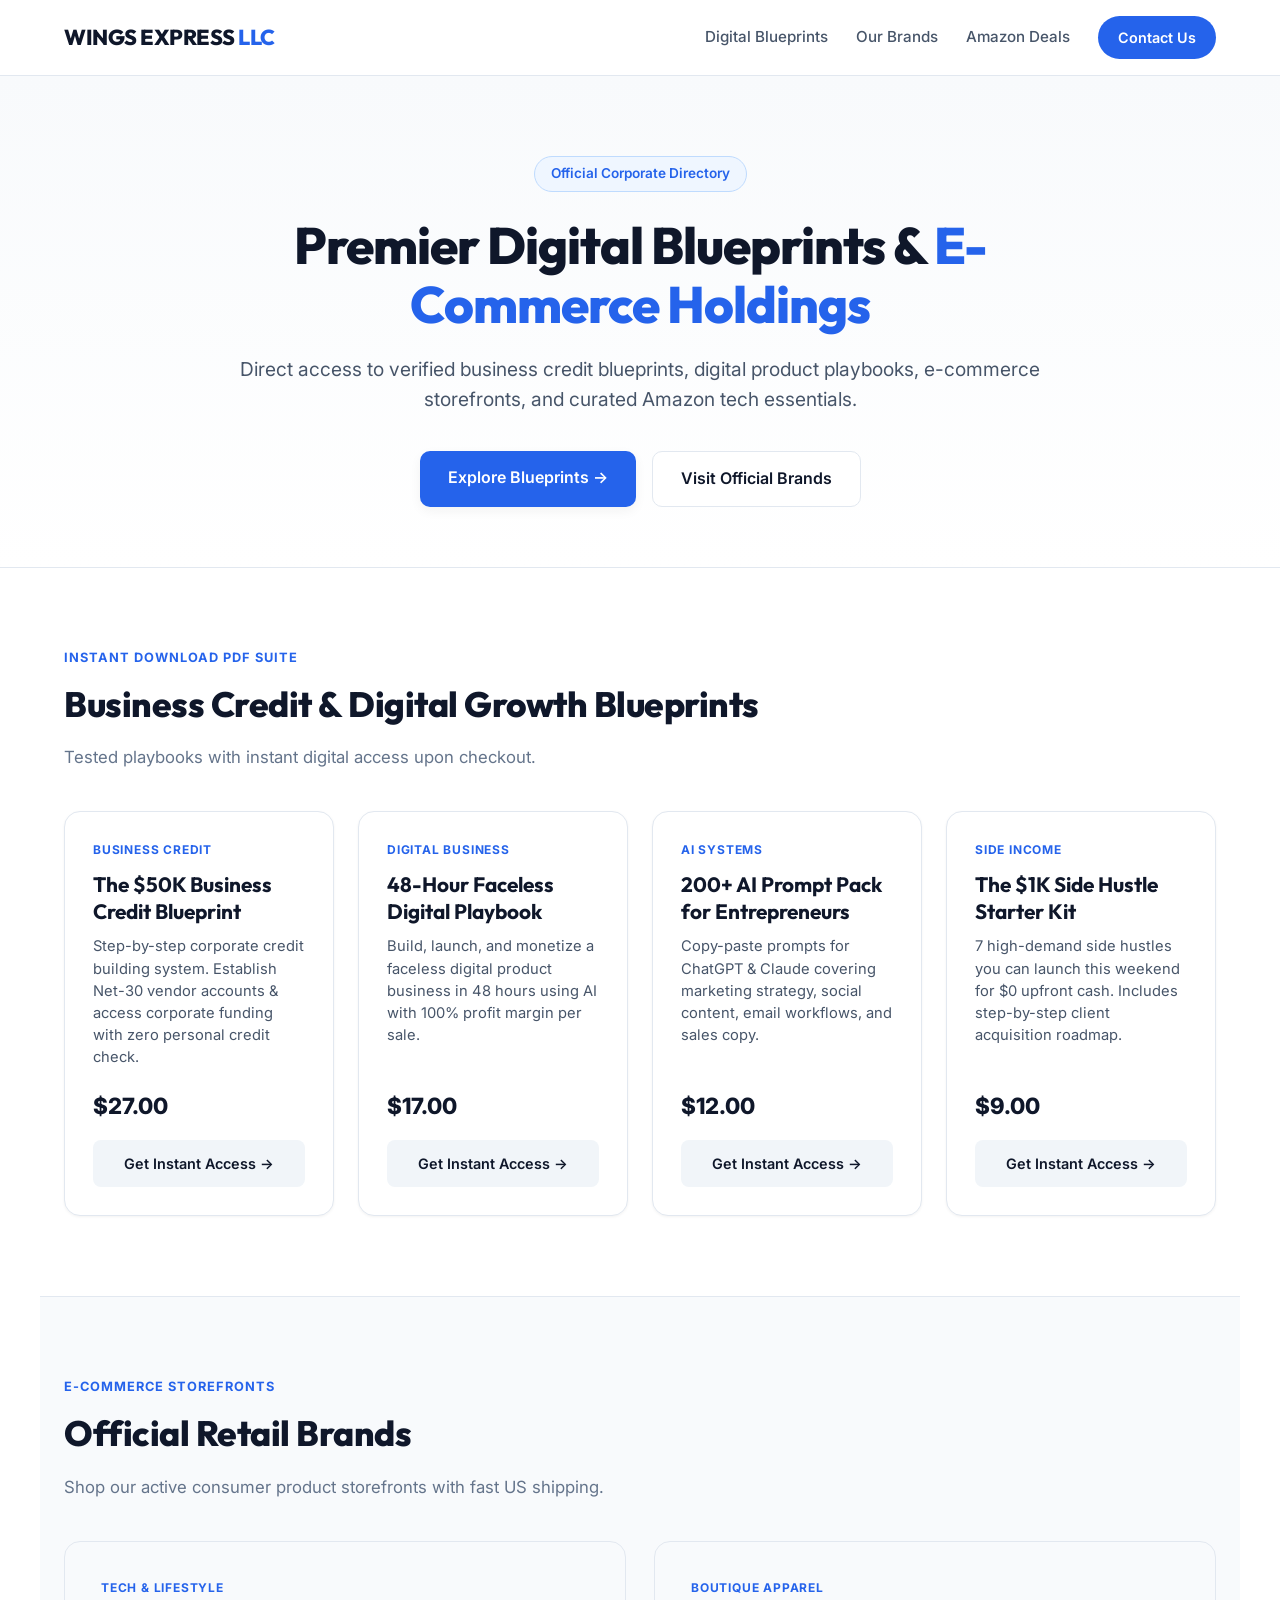
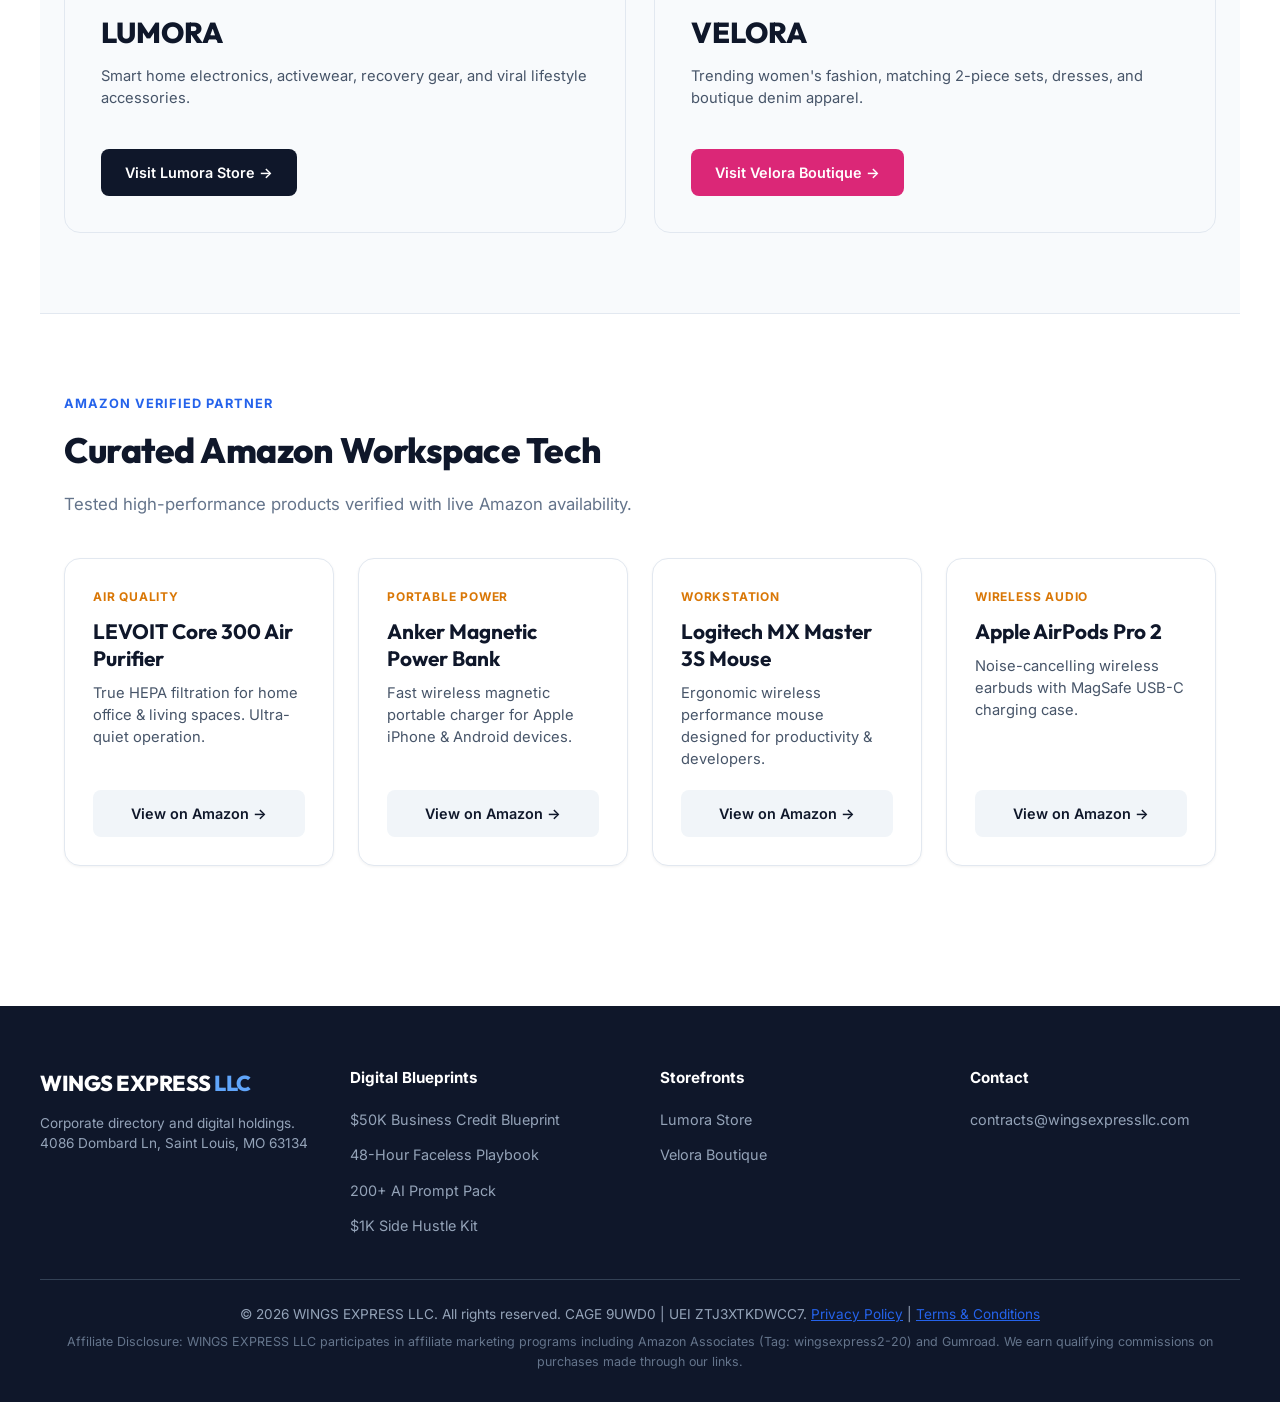
<file: index.html>
<!DOCTYPE html>
<html lang="en">
<head>
    <meta charset="UTF-8">
    <meta name="viewport" content="width=device-width, initial-scale=1.0">
    <title>WINGS EXPRESS LLC — Official Business Holdings & Digital Suite</title>
    <meta name="description" content="Official website of WINGS EXPRESS LLC. Premier business credit blueprints, digital product playbooks, e-commerce brands, and verified tech reviews.">
    
    <link rel="preconnect" href="https://fonts.googleapis.com">
    <link rel="preconnect" href="https://fonts.gstatic.com" crossorigin>
    <link href="https://fonts.googleapis.com/css2?family=Inter:wght@400;500;600;700&family=Outfit:wght@500;600;700;800;900&display=swap" rel="stylesheet">
    <script src="https://widgets.leadconnectorhq.com/loader.js" data-resources-url="https://widgets.leadconnectorhq.com/chat-widget/loader.js" data-widget-id="6a70955571ef06cc77f6ef6f" data-source="WEB_USER"></script>
    
    <style>
        :root {
            --bg: #ffffff;
            --bg-subtle: #f8fafc;
            --card-bg: #ffffff;
            --border: #e2e8f0;
            --border-hover: #cbd5e1;
            --text-primary: #0f172a;
            --text-secondary: #475569;
            --text-muted: #64748b;
            --brand-primary: #2563eb;
            --brand-hover: #1d4ed8;
            --accent-green: #16a34a;
            --accent-gold: #d97706;
            --shadow-sm: 0 1px 3px rgba(0,0,0,0.05);
            --shadow-md: 0 4px 12px rgba(0,0,0,0.05);
            --shadow-lg: 0 10px 25px -5px rgba(0,0,0,0.08);
            --radius-md: 12px;
            --radius-lg: 16px;
        }

        * {
            margin: 0;
            padding: 0;
            box-sizing: border-box;
        }

        body {
            font-family: 'Inter', -apple-system, BlinkMacSystemFont, sans-serif;
            background-color: var(--bg);
            color: var(--text-primary);
            line-height: 1.6;
            -webkit-font-smoothing: antialiased;
        }

        a {
            color: inherit;
            text-decoration: none;
        }

        /* NAVIGATION */
        header {
            position: sticky;
            top: 0;
            z-index: 100;
            background: rgba(255, 255, 255, 0.95);
            backdrop-filter: blur(12px);
            border-bottom: 1px solid var(--border);
        }

        .nav-inner {
            max-width: 1200px;
            margin: 0 auto;
            padding: 16px 24px;
            display: flex;
            align-items: center;
            justify-content: space-between;
        }

        .logo-text {
            font-family: 'Outfit', sans-serif;
            font-weight: 800;
            font-size: 1.35rem;
            color: var(--text-primary);
            letter-spacing: -0.5px;
        }

        .logo-text span {
            color: var(--brand-primary);
        }

        .nav-links {
            display: flex;
            gap: 28px;
            align-items: center;
        }

        .nav-link {
            font-size: 0.95rem;
            font-weight: 500;
            color: var(--text-secondary);
            transition: color 0.2s;
        }

        .nav-link:hover {
            color: var(--brand-primary);
        }

        .nav-cta {
            background: var(--brand-primary);
            color: #ffffff;
            padding: 10px 20px;
            border-radius: 99px;
            font-weight: 600;
            font-size: 0.9rem;
            transition: background 0.2s, transform 0.2s;
        }

        .nav-cta:hover {
            background: var(--brand-hover);
            transform: translateY(-1px);
        }

        /* HERO SECTION */
        .hero-section {
            background: linear-gradient(180deg, #f8fafc 0%, #ffffff 100%);
            padding: 80px 24px 60px;
            text-align: center;
            border-bottom: 1px solid var(--border);
        }

        .hero-container {
            max-width: 850px;
            margin: 0 auto;
        }

        .badge {
            display: inline-flex;
            align-items: center;
            gap: 8px;
            padding: 6px 16px;
            background: #eff6ff;
            border: 1px solid #bfdbfe;
            border-radius: 99px;
            color: var(--brand-primary);
            font-size: 0.85rem;
            font-weight: 600;
            margin-bottom: 24px;
        }

        .hero-title {
            font-family: 'Outfit', sans-serif;
            font-size: 3.2rem;
            font-weight: 800;
            color: var(--text-primary);
            line-height: 1.15;
            letter-spacing: -1px;
            margin-bottom: 20px;
        }

        .hero-title span {
            color: var(--brand-primary);
        }

        .hero-sub {
            font-size: 1.2rem;
            color: var(--text-secondary);
            margin-bottom: 36px;
            line-height: 1.6;
        }

        .hero-btns {
            display: flex;
            gap: 16px;
            justify-content: center;
            flex-wrap: wrap;
        }

        .btn-main {
            background: var(--brand-primary);
            color: #ffffff;
            padding: 14px 28px;
            border-radius: 10px;
            font-weight: 600;
            font-size: 1rem;
            box-shadow: var(--shadow-md);
            transition: all 0.2s;
        }

        .btn-main:hover {
            background: var(--brand-hover);
            transform: translateY(-2px);
            box-shadow: var(--shadow-lg);
        }

        .btn-outline {
            background: #ffffff;
            color: var(--text-primary);
            border: 1px solid var(--border);
            padding: 14px 28px;
            border-radius: 10px;
            font-weight: 600;
            font-size: 1rem;
            transition: all 0.2s;
        }

        .btn-outline:hover {
            background: var(--bg-subtle);
            border-color: var(--border-hover);
        }

        /* CONTENT SECTIONS */
        .content-section {
            max-width: 1200px;
            margin: 0 auto;
            padding: 80px 24px;
        }

        .section-tag {
            font-size: 0.8rem;
            font-weight: 700;
            text-transform: uppercase;
            letter-spacing: 1px;
            color: var(--brand-primary);
            margin-bottom: 8px;
        }

        .section-heading {
            font-family: 'Outfit', sans-serif;
            font-size: 2.2rem;
            font-weight: 800;
            color: var(--text-primary);
            margin-bottom: 12px;
            letter-spacing: -0.5px;
        }

        .section-desc {
            font-size: 1.05rem;
            color: var(--text-muted);
            margin-bottom: 40px;
        }

        /* GRID SYSTEM */
        .cards-grid {
            display: grid;
            grid-template-columns: repeat(auto-fit, minmax(260px, 1fr));
            gap: 24px;
        }

        /* CARD COMPONENT */
        .item-card {
            background: var(--card-bg);
            border: 1px solid var(--border);
            border-radius: var(--radius-lg);
            padding: 28px;
            display: flex;
            flex-direction: column;
            justify-content: space-between;
            box-shadow: var(--shadow-sm);
            transition: all 0.25s ease;
        }

        .item-card:hover {
            transform: translateY(-4px);
            box-shadow: var(--shadow-md);
            border-color: #cbd5e1;
        }

        .card-category {
            font-size: 0.75rem;
            font-weight: 700;
            text-transform: uppercase;
            letter-spacing: 0.8px;
            color: var(--brand-primary);
            margin-bottom: 12px;
        }

        .card-name {
            font-family: 'Outfit', sans-serif;
            font-size: 1.3rem;
            font-weight: 700;
            color: var(--text-primary);
            margin-bottom: 10px;
            line-height: 1.3;
        }

        .card-text {
            font-size: 0.92rem;
            color: var(--text-secondary);
            margin-bottom: 20px;
            line-height: 1.5;
        }

        .card-price-tag {
            font-size: 1.4rem;
            font-weight: 800;
            color: var(--text-primary);
            margin-bottom: 16px;
        }

        .card-action-btn {
            display: block;
            text-align: center;
            background: #f1f5f9;
            color: var(--text-primary);
            padding: 12px;
            border-radius: 8px;
            font-weight: 600;
            font-size: 0.9rem;
            transition: all 0.2s;
        }

        .item-card:hover .card-action-btn {
            background: var(--brand-primary);
            color: #ffffff;
        }

        /* AMAZON VERIFIED TAG */
        .amazon-card .card-category {
            color: var(--accent-gold);
        }

        .amazon-card:hover .card-action-btn {
            background: var(--accent-gold);
            color: #ffffff;
        }

        /* BRANDS SECTION */
        .brands-container {
            display: grid;
            grid-template-columns: repeat(auto-fit, minmax(340px, 1fr));
            gap: 28px;
        }

        .brand-box {
            background: #f8fafc;
            border: 1px solid var(--border);
            border-radius: var(--radius-lg);
            padding: 36px;
            transition: all 0.2s;
        }

        .brand-box:hover {
            border-color: var(--brand-primary);
            background: #ffffff;
            box-shadow: var(--shadow-md);
        }

        .brand-name-heading {
            font-family: 'Outfit', sans-serif;
            font-size: 1.8rem;
            font-weight: 800;
            color: var(--text-primary);
            margin-bottom: 10px;
        }

        .brand-action-link {
            display: inline-block;
            margin-top: 20px;
            background: var(--text-primary);
            color: #ffffff;
            padding: 12px 24px;
            border-radius: 8px;
            font-weight: 600;
            font-size: 0.9rem;
            transition: background 0.2s;
        }

        .brand-action-link:hover {
            background: var(--brand-primary);
        }

        /* FOOTER */
        footer {
            background: #0f172a;
            color: #94a3b8;
            padding: 60px 24px 30px;
            margin-top: 60px;
        }

        .footer-inner {
            max-width: 1200px;
            margin: 0 auto;
            display: grid;
            grid-template-columns: repeat(auto-fit, minmax(220px, 1fr));
            gap: 40px;
            padding-bottom: 40px;
            border-bottom: 1px solid #334155;
        }

        .footer-col-title {
            color: #ffffff;
            font-weight: 700;
            font-size: 0.95rem;
            margin-bottom: 16px;
        }

        .footer-menu {
            list-style: none;
            display: flex;
            flex-direction: column;
            gap: 10px;
        }

        .footer-menu a {
            color: #94a3b8;
            font-size: 0.9rem;
            transition: color 0.2s;
        }

        .footer-menu a:hover {
            color: #ffffff;
        }

        .footer-bottom-text {
            max-width: 1200px;
            margin: 0 auto;
            padding-top: 24px;
            text-align: center;
            font-size: 0.85rem;
            line-height: 1.6;
        }
    </style>
</head>
<body>

    <!-- NAV -->
    <header>
        <div class="nav-inner">
            <a href="#" class="logo-text">WINGS EXPRESS <span>LLC</span></a>
            <nav class="nav-links">
                <a href="#digital-blueprints" class="nav-link">Digital Blueprints</a>
                <a href="#ecommerce-brands" class="nav-link">Our Brands</a>
                <a href="#amazon-tech" class="nav-link">Amazon Deals</a>
                <a href="mailto:contracts@wingsexpressllc.com" class="nav-cta">Contact Us</a>
            </nav>
        </div>
    </header>

    <!-- HERO -->
    <section class="hero-section">
        <div class="hero-container">
            <div class="badge">Official Corporate Directory</div>
            <h1 class="hero-title">Premier Digital Blueprints & <span>E-Commerce Holdings</span></h1>
            <p class="hero-sub">Direct access to verified business credit blueprints, digital product playbooks, e-commerce storefronts, and curated Amazon tech essentials.</p>
            <div class="hero-btns">
                <a href="#digital-blueprints" class="btn-main">Explore Blueprints →</a>
                <a href="#ecommerce-brands" class="btn-outline">Visit Official Brands</a>
            </div>
        </div>
    </section>

    <!-- DIGITAL BLUEPRINTS -->
    <section class="content-section" id="digital-blueprints">
        <div class="section-tag">Instant Download PDF Suite</div>
        <h2 class="section-heading">Business Credit & Digital Growth Blueprints</h2>
        <p class="section-desc">Tested playbooks with instant digital access upon checkout.</p>

        <div class="cards-grid">
            <!-- Card 1 -->
            <div class="item-card">
                <div>
                    <div class="card-category">Business Credit</div>
                    <div class="card-name">The $50K Business Credit Blueprint</div>
                    <div class="card-text">Step-by-step corporate credit building system. Establish Net-30 vendor accounts & access corporate funding with zero personal credit check.</div>
                </div>
                <div>
                    <div class="card-price-tag">$27.00</div>
                    <a href="https://thewellnesscenter.gumroad.com/l/bfypew" target="_blank" class="card-action-btn">Get Instant Access →</a>
                </div>
            </div>

            <!-- Card 2 -->
            <div class="item-card">
                <div>
                    <div class="card-category">Digital Business</div>
                    <div class="card-name">48-Hour Faceless Digital Playbook</div>
                    <div class="card-text">Build, launch, and monetize a faceless digital product business in 48 hours using AI with 100% profit margin per sale.</div>
                </div>
                <div>
                    <div class="card-price-tag">$17.00</div>
                    <a href="https://thewellnesscenter.gumroad.com/l/xstyg" target="_blank" class="card-action-btn">Get Instant Access →</a>
                </div>
            </div>

            <!-- Card 3 -->
            <div class="item-card">
                <div>
                    <div class="card-category">AI Systems</div>
                    <div class="card-name">200+ AI Prompt Pack for Entrepreneurs</div>
                    <div class="card-text">Copy-paste prompts for ChatGPT & Claude covering marketing strategy, social content, email workflows, and sales copy.</div>
                </div>
                <div>
                    <div class="card-price-tag">$12.00</div>
                    <a href="https://thewellnesscenter.gumroad.com/l/jxlncf" target="_blank" class="card-action-btn">Get Instant Access →</a>
                </div>
            </div>

            <!-- Card 4 -->
            <div class="item-card">
                <div>
                    <div class="card-category">Side Income</div>
                    <div class="card-name">The $1K Side Hustle Starter Kit</div>
                    <div class="card-text">7 high-demand side hustles you can launch this weekend for $0 upfront cash. Includes step-by-step client acquisition roadmap.</div>
                </div>
                <div>
                    <div class="card-price-tag">$9.00</div>
                    <a href="https://thewellnesscenter.gumroad.com/l/gdpuwz" target="_blank" class="card-action-btn">Get Instant Access →</a>
                </div>
            </div>
        </div>
    </section>

    <!-- ECOMMERCE BRANDS -->
    <section class="content-section" id="ecommerce-brands" style="background:#f8fafc;border-top:1px solid #e2e8f0;border-bottom:1px solid #e2e8f0;">
        <div class="section-tag">E-Commerce Storefronts</div>
        <h2 class="section-heading">Official Retail Brands</h2>
        <p class="section-desc">Shop our active consumer product storefronts with fast US shipping.</p>

        <div class="brands-container">
            <div class="brand-box">
                <div class="card-category">Tech & Lifestyle</div>
                <div class="brand-name-heading">LUMORA</div>
                <p class="card-text">Smart home electronics, activewear, recovery gear, and viral lifestyle accessories.</p>
                <a href="https://lumoratek.store" target="_blank" class="brand-action-link">Visit Lumora Store →</a>
            </div>

            <div class="brand-box">
                <div class="card-category">Boutique Apparel</div>
                <div class="brand-name-heading">VELORA</div>
                <p class="card-text">Trending women's fashion, matching 2-piece sets, dresses, and boutique denim apparel.</p>
                <a href="https://veloraze.com" target="_blank" class="brand-action-link" style="background:#db2777;">Visit Velora Boutique →</a>
            </div>
        </div>
    </section>

    <!-- AMAZON VERIFIED TECH -->
    <section class="content-section" id="amazon-tech">
        <div class="section-tag">Amazon Verified Partner</div>
        <h2 class="section-heading">Curated Amazon Workspace Tech</h2>
        <p class="section-desc">Tested high-performance products verified with live Amazon availability.</p>

        <div class="cards-grid">
            <div class="item-card amazon-card">
                <div>
                    <div class="card-category">Air Quality</div>
                    <div class="card-name">LEVOIT Core 300 Air Purifier</div>
                    <div class="card-text">True HEPA filtration for home office & living spaces. Ultra-quiet operation.</div>
                </div>
                <div>
                    <a href="https://www.amazon.com/dp/B07VVK39F7?tag=wingsexpress2-20" target="_blank" class="card-action-btn">View on Amazon →</a>
                </div>
            </div>

            <div class="item-card amazon-card">
                <div>
                    <div class="card-category">Portable Power</div>
                    <div class="card-name">Anker Magnetic Power Bank</div>
                    <div class="card-text">Fast wireless magnetic portable charger for Apple iPhone & Android devices.</div>
                </div>
                <div>
                    <a href="https://www.amazon.com/dp/B07PXMF52C?tag=wingsexpress2-20" target="_blank" class="card-action-btn">View on Amazon →</a>
                </div>
            </div>

            <div class="item-card amazon-card">
                <div>
                    <div class="card-category">Workstation</div>
                    <div class="card-name">Logitech MX Master 3S Mouse</div>
                    <div class="card-text">Ergonomic wireless performance mouse designed for productivity & developers.</div>
                </div>
                <div>
                    <a href="https://www.amazon.com/dp/B07Y8883PK?tag=wingsexpress2-20" target="_blank" class="card-action-btn">View on Amazon →</a>
                </div>
            </div>

            <div class="item-card amazon-card">
                <div>
                    <div class="card-category">Wireless Audio</div>
                    <div class="card-name">Apple AirPods Pro 2</div>
                    <div class="card-text">Noise-cancelling wireless earbuds with MagSafe USB-C charging case.</div>
                </div>
                <div>
                    <a href="https://www.amazon.com/dp/B0CHWRXMVK?tag=wingsexpress2-20" target="_blank" class="card-action-btn">View on Amazon →</a>
                </div>
            </div>
        </div>
    </section>

    <!-- FOOTER -->
    <footer>
        <div class="footer-inner">
            <div>
                <div class="logo-text" style="color:#fff;margin-bottom:12px;">WINGS EXPRESS <span style="color:#60a5fa;">LLC</span></div>
                <p style="font-size:0.85rem;line-height:1.5;">Corporate directory and digital holdings.<br>4086 Dombard Ln, Saint Louis, MO 63134</p>
            </div>
            <div>
                <div class="footer-col-title">Digital Blueprints</div>
                <ul class="footer-menu">
                    <li><a href="https://thewellnesscenter.gumroad.com/l/bfypew" target="_blank">$50K Business Credit Blueprint</a></li>
                    <li><a href="https://thewellnesscenter.gumroad.com/l/xstyg" target="_blank">48-Hour Faceless Playbook</a></li>
                    <li><a href="https://thewellnesscenter.gumroad.com/l/jxlncf" target="_blank">200+ AI Prompt Pack</a></li>
                    <li><a href="https://thewellnesscenter.gumroad.com/l/gdpuwz" target="_blank">$1K Side Hustle Kit</a></li>
                </ul>
            </div>
            <div>
                <div class="footer-col-title">Storefronts</div>
                <ul class="footer-menu">
                    <li><a href="https://lumoratek.store" target="_blank">Lumora Store</a></li>
                    <li><a href="https://veloraze.com" target="_blank">Velora Boutique</a></li>
                </ul>
            </div>
            <div>
                <div class="footer-col-title">Contact</div>
                <ul class="footer-menu">
                    <li><a href="mailto:contracts@wingsexpressllc.com">contracts@wingsexpressllc.com</a></li>
                </ul>
            </div>
        </div>
        <div class="footer-bottom-text">
            <p>© 2026 WINGS EXPRESS LLC. All rights reserved. CAGE 9UWD0 | UEI ZTJ3XTKDWCC7. <a href="/privacy/" style="color:#2563eb;text-decoration:underline;margin-ml:10px;">Privacy Policy</a> | <a href="/terms/" style="color:#2563eb;text-decoration:underline;">Terms & Conditions</a></p>
            <p style="margin-top:6px;font-size:0.78rem;color:#64748b;">Affiliate Disclosure: WINGS EXPRESS LLC participates in affiliate marketing programs including Amazon Associates (Tag: wingsexpress2-20) and Gumroad. We earn qualifying commissions on purchases made through our links.</p>
        </div>
    </footer>

</body>
</html>
</file>
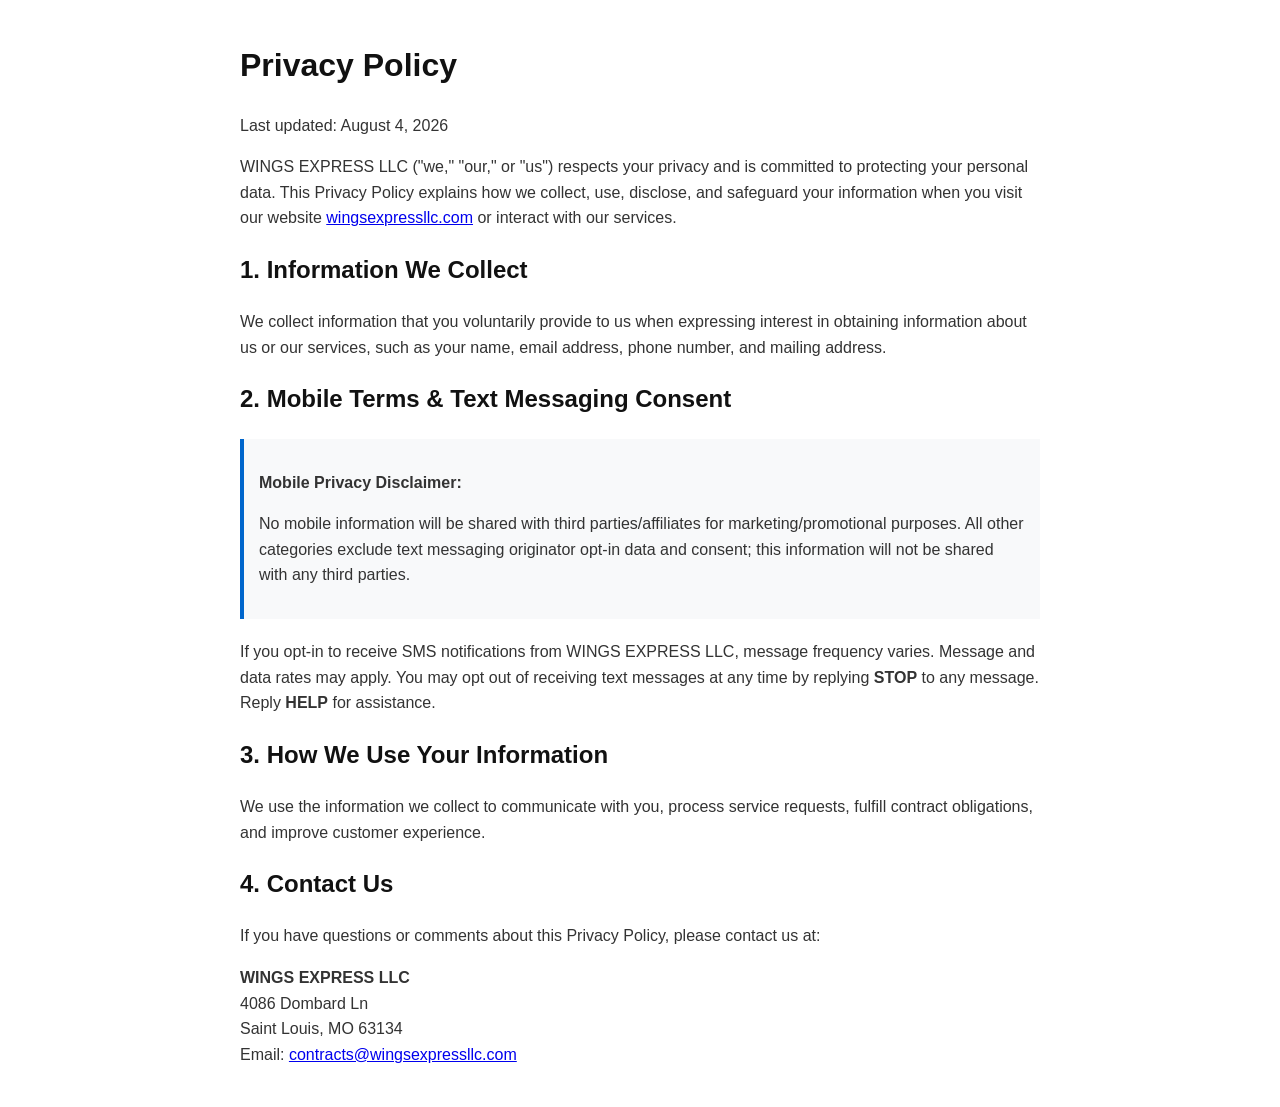
<file: privacy/index.html>
<!DOCTYPE html>
<html lang="en">
<head>
    <meta charset="UTF-8">
    <meta name="viewport" content="width=device-width, initial-scale=1.0">
    <title>Privacy Policy - WINGS EXPRESS LLC</title>
    <style>
        body { font-family: -apple-system, BlinkMacSystemFont, "Segoe UI", Roboto, Helvetica, Arial, sans-serif; line-height: 1.6; color: #333; max-width: 800px; margin: 40px auto; padding: 0 20px; }
        h1, h2 { color: #111; }
        .highlight { background-color: #f8f9fa; border-left: 4px solid #0066cc; padding: 15px; margin: 20px 0; }
    </style>
</head>
<body>
    <h1>Privacy Policy</h1>
    <p>Last updated: August 4, 2026</p>
    
    <p>WINGS EXPRESS LLC ("we," "our," or "us") respects your privacy and is committed to protecting your personal data. This Privacy Policy explains how we collect, use, disclose, and safeguard your information when you visit our website <a href="https://wingsexpressllc.com">wingsexpressllc.com</a> or interact with our services.</p>

    <h2>1. Information We Collect</h2>
    <p>We collect information that you voluntarily provide to us when expressing interest in obtaining information about us or our services, such as your name, email address, phone number, and mailing address.</p>

    <h2>2. Mobile Terms & Text Messaging Consent</h2>
    <div class="highlight">
        <p><strong>Mobile Privacy Disclaimer:</strong></p>
        <p>No mobile information will be shared with third parties/affiliates for marketing/promotional purposes. All other categories exclude text messaging originator opt-in data and consent; this information will not be shared with any third parties.</p>
    </div>
    <p>If you opt-in to receive SMS notifications from WINGS EXPRESS LLC, message frequency varies. Message and data rates may apply. You may opt out of receiving text messages at any time by replying <strong>STOP</strong> to any message. Reply <strong>HELP</strong> for assistance.</p>

    <h2>3. How We Use Your Information</h2>
    <p>We use the information we collect to communicate with you, process service requests, fulfill contract obligations, and improve customer experience.</p>

    <h2>4. Contact Us</h2>
    <p>If you have questions or comments about this Privacy Policy, please contact us at:</p>
    <p>
        <strong>WINGS EXPRESS LLC</strong><br>
        4086 Dombard Ln<br>
        Saint Louis, MO 63134<br>
        Email: <a href="mailto:contracts@wingsexpressllc.com">contracts@wingsexpressllc.com</a>
    </p>
</body>
</html>
</file>
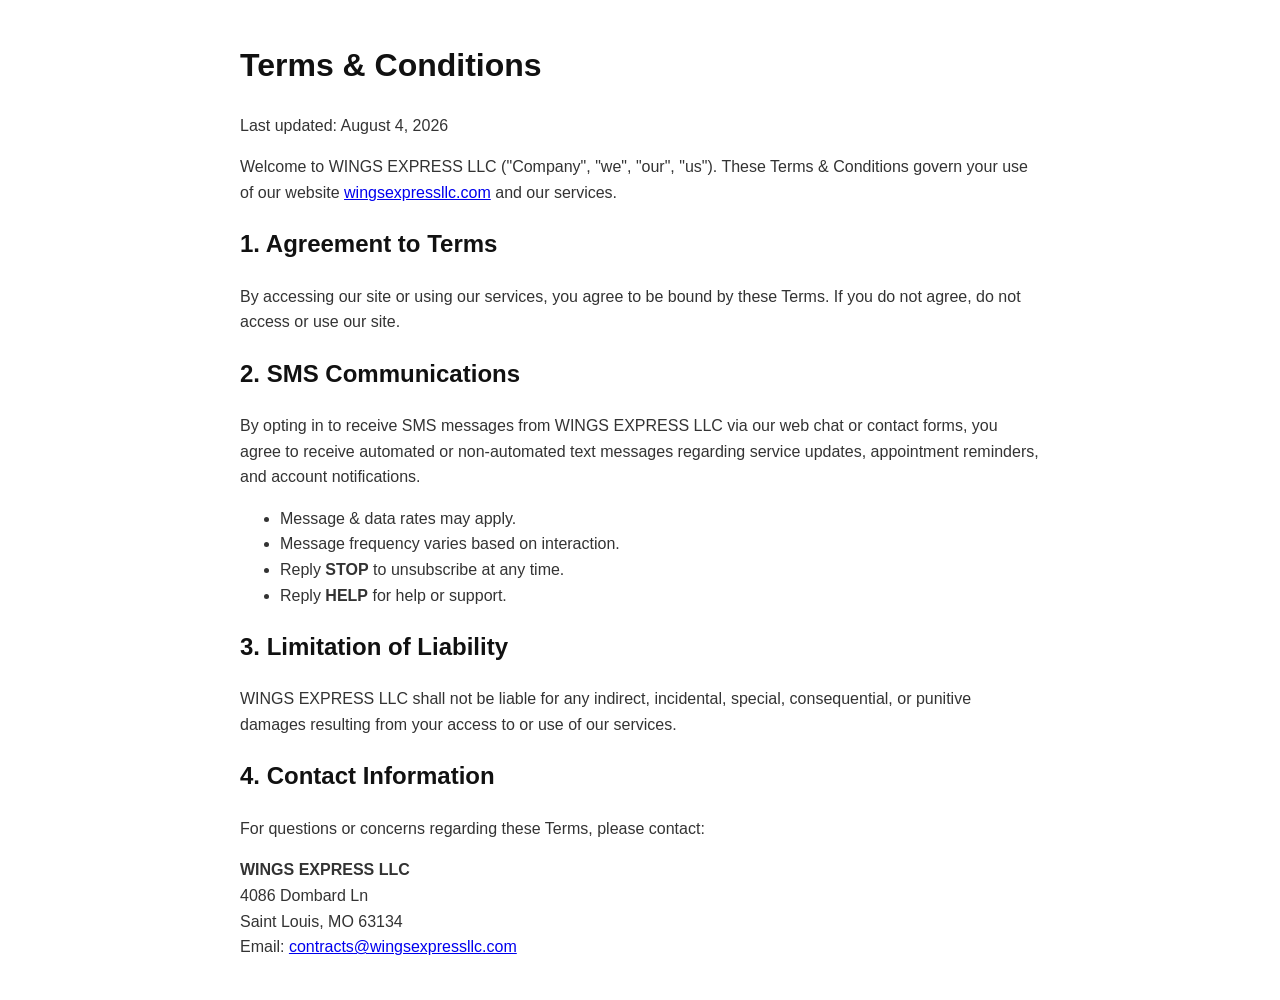
<file: terms/index.html>
<!DOCTYPE html>
<html lang="en">
<head>
    <meta charset="UTF-8">
    <meta name="viewport" content="width=device-width, initial-scale=1.0">
    <title>Terms & Conditions - WINGS EXPRESS LLC</title>
    <style>
        body { font-family: -apple-system, BlinkMacSystemFont, "Segoe UI", Roboto, Helvetica, Arial, sans-serif; line-height: 1.6; color: #333; max-width: 800px; margin: 40px auto; padding: 0 20px; }
        h1, h2 { color: #111; }
    </style>
</head>
<body>
    <h1>Terms & Conditions</h1>
    <p>Last updated: August 4, 2026</p>

    <p>Welcome to WINGS EXPRESS LLC ("Company", "we", "our", "us"). These Terms & Conditions govern your use of our website <a href="https://wingsexpressllc.com">wingsexpressllc.com</a> and our services.</p>

    <h2>1. Agreement to Terms</h2>
    <p>By accessing our site or using our services, you agree to be bound by these Terms. If you do not agree, do not access or use our site.</p>

    <h2>2. SMS Communications</h2>
    <p>By opting in to receive SMS messages from WINGS EXPRESS LLC via our web chat or contact forms, you agree to receive automated or non-automated text messages regarding service updates, appointment reminders, and account notifications.</p>
    <ul>
        <li>Message & data rates may apply.</li>
        <li>Message frequency varies based on interaction.</li>
        <li>Reply <strong>STOP</strong> to unsubscribe at any time.</li>
        <li>Reply <strong>HELP</strong> for help or support.</li>
    </ul>

    <h2>3. Limitation of Liability</h2>
    <p>WINGS EXPRESS LLC shall not be liable for any indirect, incidental, special, consequential, or punitive damages resulting from your access to or use of our services.</p>

    <h2>4. Contact Information</h2>
    <p>For questions or concerns regarding these Terms, please contact:</p>
    <p>
        <strong>WINGS EXPRESS LLC</strong><br>
        4086 Dombard Ln<br>
        Saint Louis, MO 63134<br>
        Email: <a href="mailto:contracts@wingsexpressllc.com">contracts@wingsexpressllc.com</a>
    </p>
</body>
</html>
</file>
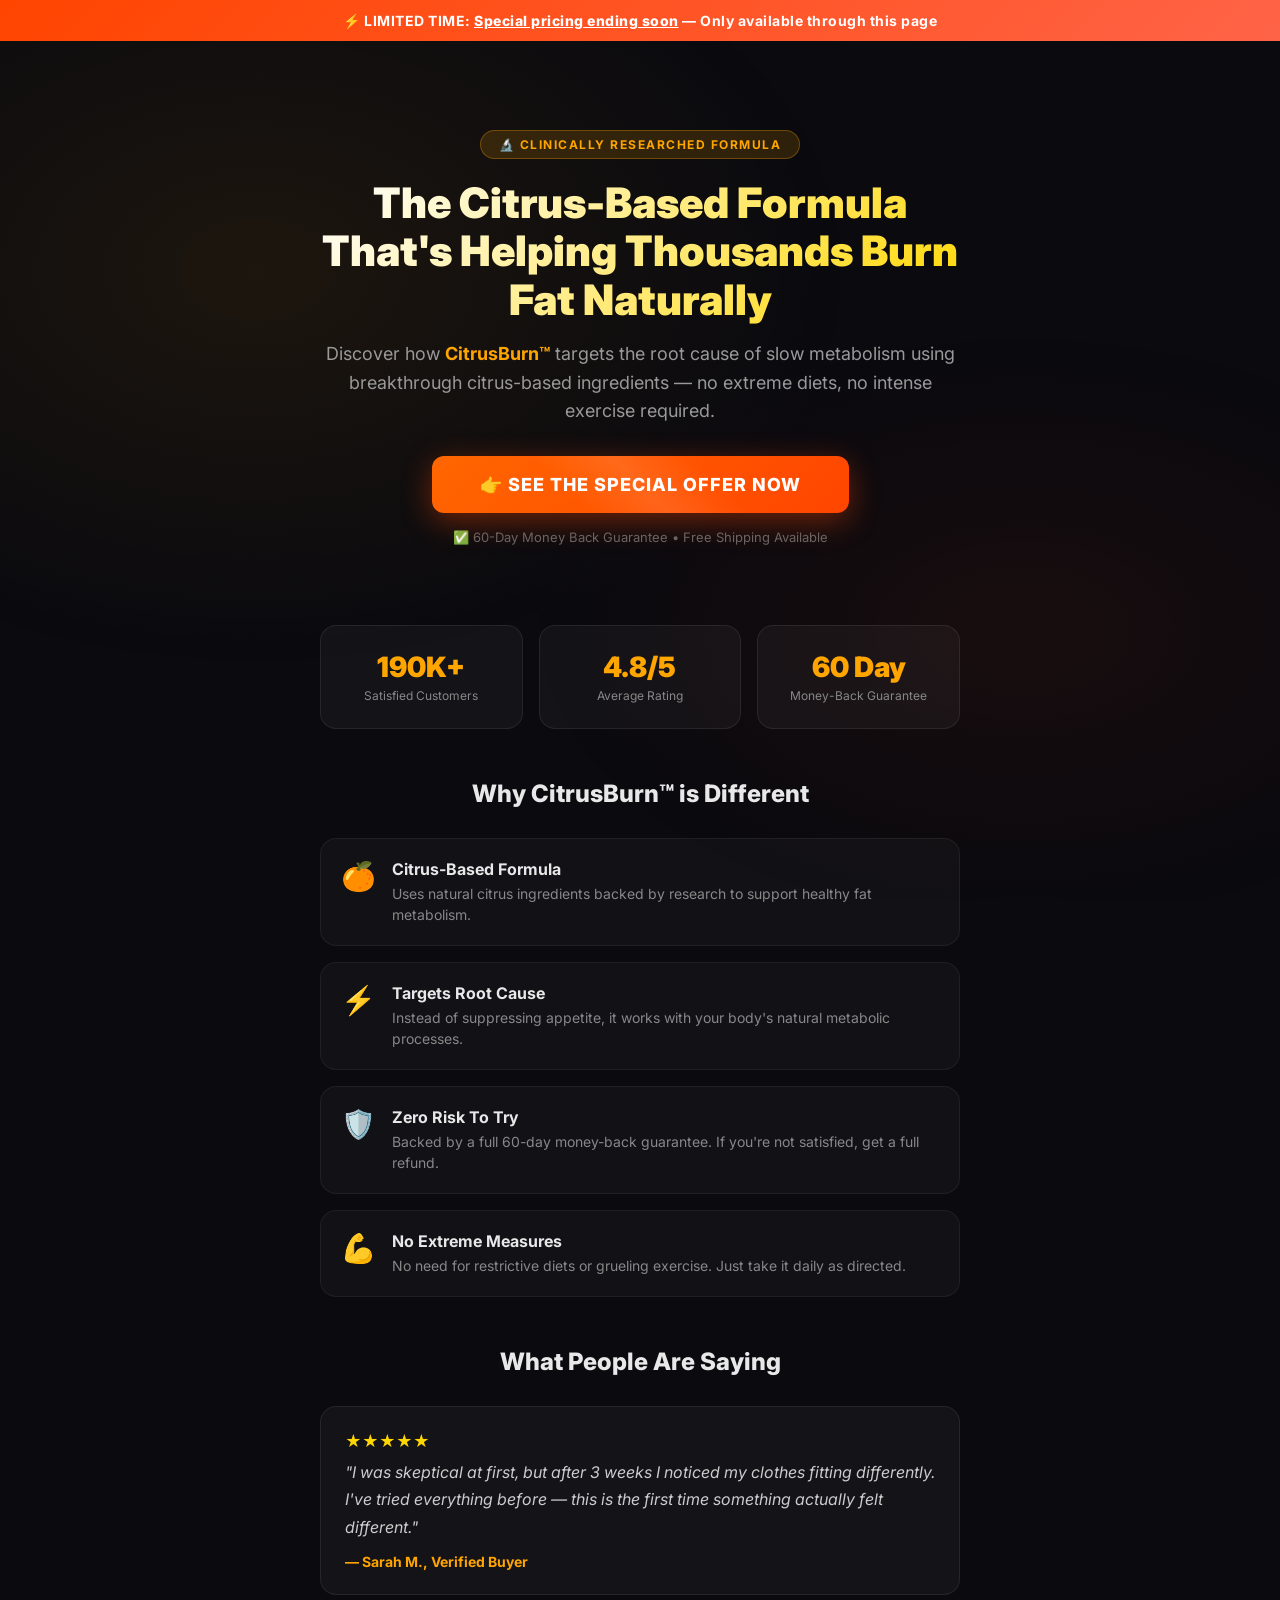
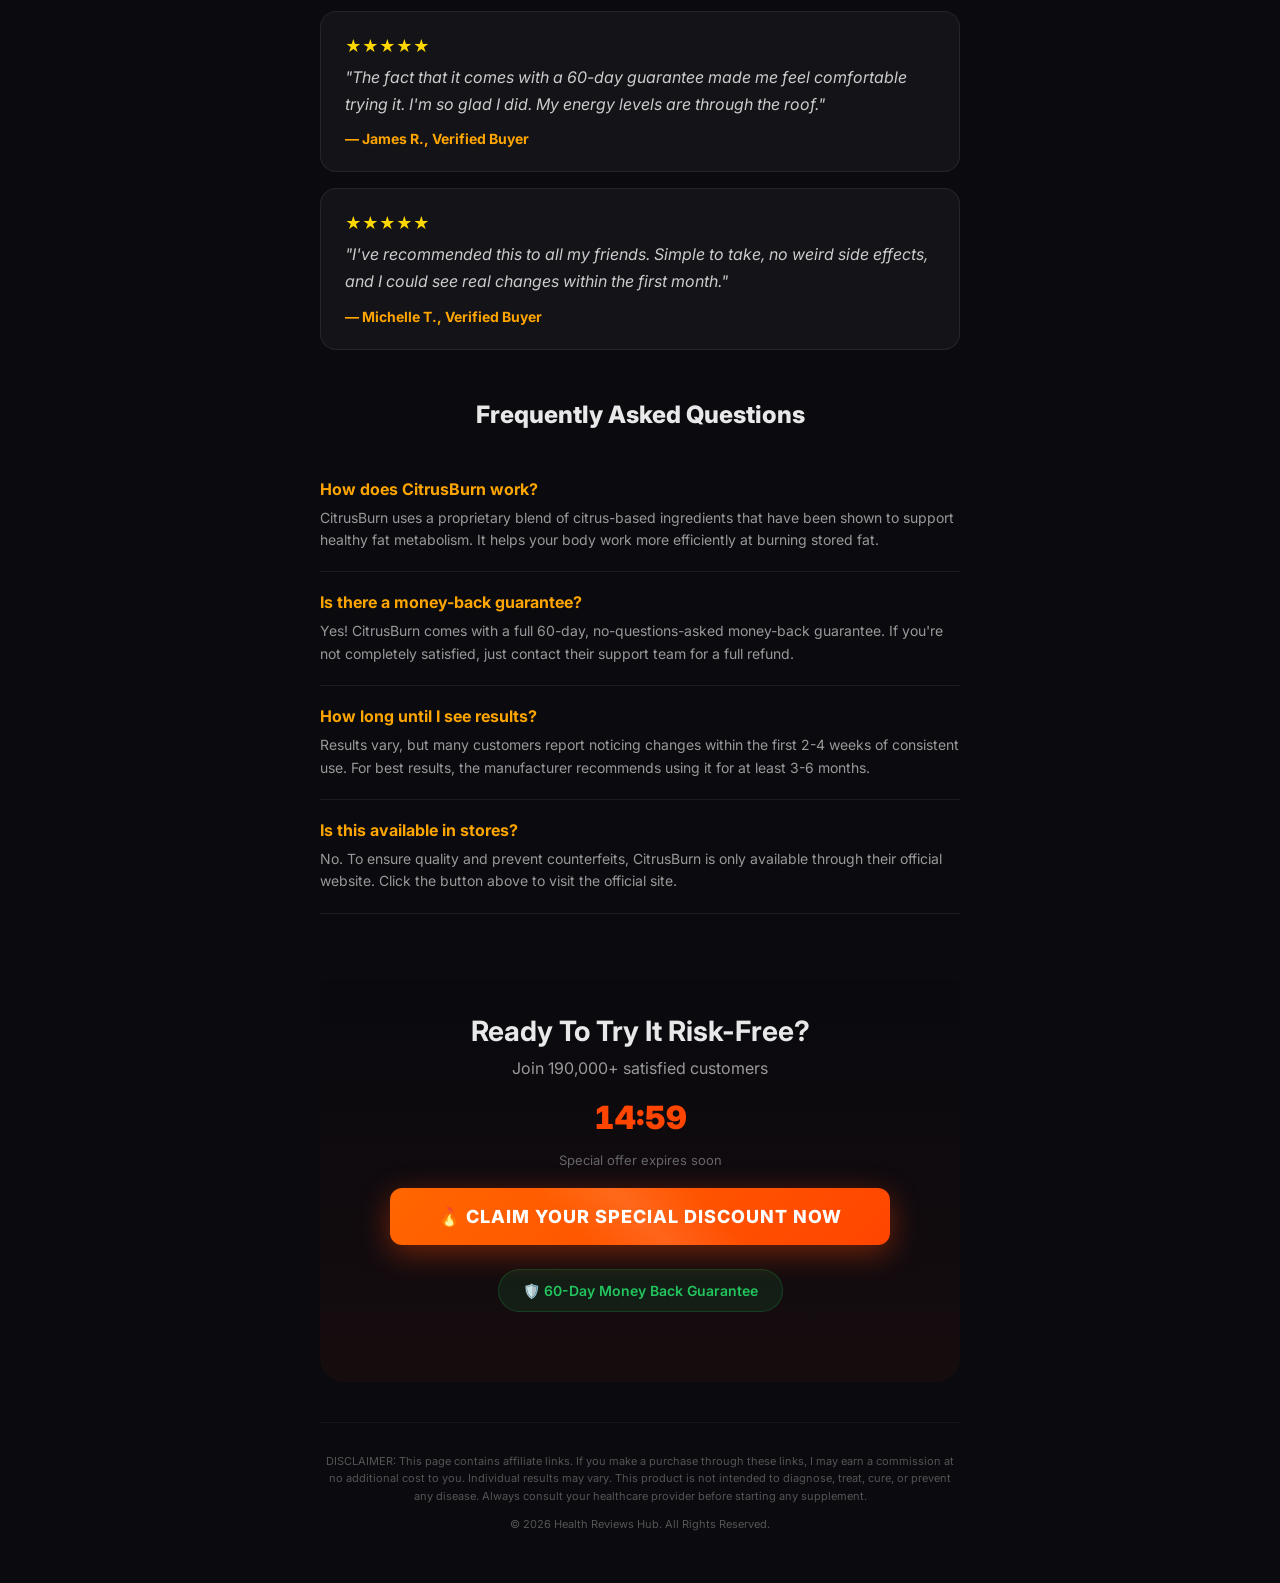
<file: reviews/citruburn/index.html>
<!DOCTYPE html>
<html lang="en">
<head>
    <meta charset="UTF-8">
    <meta name="viewport" content="width=device-width, initial-scale=1.0">
    <title>CitrusBurn™ — The #1 Natural Fat Burner (Special Offer Inside)</title>
    <meta name="description" content="Discover how CitrusBurn is helping thousands of people lose weight naturally with its citrus-based formula. Limited time offer with 60-day money back guarantee.">
    <link href="https://fonts.googleapis.com/css2?family=Inter:wght@400;500;600;700;800;900&display=swap" rel="stylesheet">
    <style>
        * { margin: 0; padding: 0; box-sizing: border-box; }
        
        body {
            font-family: 'Inter', sans-serif;
            background: #0a0a0f;
            color: #e8e8e8;
            min-height: 100vh;
            overflow-x: hidden;
        }

        /* Animated gradient background */
        .bg-glow {
            position: fixed;
            top: 0; left: 0; right: 0; bottom: 0;
            background: 
                radial-gradient(ellipse 600px 400px at 20% 30%, rgba(255,165,0,0.08), transparent),
                radial-gradient(ellipse 500px 300px at 80% 70%, rgba(255,69,0,0.06), transparent);
            pointer-events: none;
            z-index: 0;
        }

        .container {
            max-width: 680px;
            margin: 0 auto;
            padding: 20px;
            position: relative;
            z-index: 1;
        }

        /* Urgency bar */
        .urgency-bar {
            background: linear-gradient(135deg, #ff4500, #ff6347);
            text-align: center;
            padding: 12px 20px;
            font-weight: 700;
            font-size: 14px;
            letter-spacing: 0.5px;
            color: white;
            position: fixed;
            top: 0; left: 0; right: 0;
            z-index: 100;
            animation: pulse 2s ease-in-out infinite;
        }

        @keyframes pulse {
            0%, 100% { opacity: 1; }
            50% { opacity: 0.85; }
        }

        .urgency-bar span { 
            font-weight: 800;
            text-decoration: underline;
        }

        /* Hero */
        .hero {
            margin-top: 70px;
            text-align: center;
            padding: 40px 0;
        }

        .badge {
            display: inline-block;
            background: rgba(255,165,0,0.15);
            border: 1px solid rgba(255,165,0,0.3);
            color: #ffa500;
            padding: 6px 18px;
            border-radius: 50px;
            font-size: 12px;
            font-weight: 700;
            text-transform: uppercase;
            letter-spacing: 1.5px;
            margin-bottom: 20px;
        }

        h1 {
            font-size: clamp(28px, 5vw, 42px);
            font-weight: 900;
            line-height: 1.15;
            margin-bottom: 16px;
            background: linear-gradient(135deg, #ffffff, #ffd700);
            -webkit-background-clip: text;
            -webkit-text-fill-color: transparent;
        }

        .subtitle {
            font-size: 18px;
            color: #999;
            line-height: 1.6;
            margin-bottom: 30px;
        }

        .subtitle strong { color: #ffa500; }

        /* CTA button */
        .cta-btn {
            display: inline-block;
            background: linear-gradient(135deg, #ff6600, #ff4500);
            color: white;
            padding: 18px 48px;
            font-size: 18px;
            font-weight: 800;
            border-radius: 12px;
            text-decoration: none;
            text-transform: uppercase;
            letter-spacing: 1px;
            box-shadow: 0 8px 30px rgba(255,69,0,0.4);
            transition: all 0.3s ease;
            cursor: pointer;
            border: none;
            position: relative;
            overflow: hidden;
        }

        .cta-btn:hover {
            transform: translateY(-2px);
            box-shadow: 0 12px 40px rgba(255,69,0,0.5);
        }

        .cta-btn::after {
            content: '';
            position: absolute;
            top: -50%;
            left: -50%;
            width: 200%;
            height: 200%;
            background: linear-gradient(transparent, rgba(255,255,255,0.1), transparent);
            transform: rotate(45deg);
            animation: shine 3s ease-in-out infinite;
        }

        @keyframes shine {
            0% { transform: translateX(-100%) rotate(45deg); }
            100% { transform: translateX(100%) rotate(45deg); }
        }

        .cta-note {
            font-size: 13px;
            color: #666;
            margin-top: 12px;
        }

        /* Stats */
        .stats {
            display: grid;
            grid-template-columns: repeat(3, 1fr);
            gap: 16px;
            margin: 40px 0;
        }

        .stat {
            background: rgba(255,255,255,0.04);
            border: 1px solid rgba(255,255,255,0.08);
            border-radius: 16px;
            padding: 24px 16px;
            text-align: center;
        }

        .stat-number {
            font-size: 28px;
            font-weight: 900;
            color: #ffa500;
            display: block;
        }

        .stat-label {
            font-size: 12px;
            color: #888;
            margin-top: 4px;
        }

        /* Benefits */
        .section {
            margin: 50px 0;
        }

        .section-title {
            font-size: 24px;
            font-weight: 800;
            text-align: center;
            margin-bottom: 30px;
        }

        .benefit {
            display: flex;
            gap: 16px;
            padding: 20px;
            background: rgba(255,255,255,0.03);
            border: 1px solid rgba(255,255,255,0.06);
            border-radius: 16px;
            margin-bottom: 16px;
            transition: all 0.3s ease;
        }

        .benefit:hover {
            background: rgba(255,165,0,0.05);
            border-color: rgba(255,165,0,0.15);
        }

        .benefit-icon {
            font-size: 28px;
            flex-shrink: 0;
        }

        .benefit h3 {
            font-size: 16px;
            font-weight: 700;
            margin-bottom: 4px;
        }

        .benefit p {
            font-size: 14px;
            color: #888;
            line-height: 1.5;
        }

        /* Testimonials */
        .testimonial {
            background: rgba(255,255,255,0.04);
            border: 1px solid rgba(255,255,255,0.08);
            border-radius: 16px;
            padding: 24px;
            margin-bottom: 16px;
        }

        .testimonial-text {
            font-style: italic;
            color: #ccc;
            line-height: 1.7;
            margin-bottom: 12px;
        }

        .testimonial-author {
            font-weight: 700;
            font-size: 14px;
            color: #ffa500;
        }

        .stars {
            color: #ffd700;
            margin-bottom: 8px;
        }

        /* FAQ */
        .faq-item {
            border-bottom: 1px solid rgba(255,255,255,0.08);
            padding: 20px 0;
        }

        .faq-q {
            font-weight: 700;
            font-size: 16px;
            margin-bottom: 8px;
            color: #ffa500;
        }

        .faq-a {
            font-size: 14px;
            color: #999;
            line-height: 1.6;
        }

        /* Final CTA */
        .final-cta {
            text-align: center;
            padding: 50px 0;
            background: linear-gradient(180deg, transparent, rgba(255,69,0,0.05));
            border-radius: 24px;
            margin: 40px 0;
        }

        .guarantee {
            display: inline-flex;
            align-items: center;
            gap: 10px;
            background: rgba(34,197,94,0.1);
            border: 1px solid rgba(34,197,94,0.2);
            color: #22c55e;
            padding: 12px 24px;
            border-radius: 50px;
            font-size: 14px;
            font-weight: 600;
            margin: 20px 0;
        }

        /* Disclaimer */
        .disclaimer {
            text-align: center;
            padding: 30px 0;
            font-size: 11px;
            color: #555;
            line-height: 1.6;
            border-top: 1px solid rgba(255,255,255,0.05);
            margin-top: 40px;
        }

        .countdown {
            font-size: 32px;
            font-weight: 900;
            color: #ff4500;
            margin: 15px 0;
            font-variant-numeric: tabular-nums;
        }

        @media (max-width: 600px) {
            .stats { grid-template-columns: 1fr; }
            .container { padding: 16px; }
        }
    </style>
</head>
<body>
    <div class="bg-glow"></div>
    
    <div class="urgency-bar">
        ⚡ LIMITED TIME: <span>Special pricing ending soon</span> — Only available through this page
    </div>

    <div class="container">
        <div class="hero">
            <div class="badge">🔬 Clinically Researched Formula</div>
            <h1>The Citrus-Based Formula That's Helping Thousands Burn Fat Naturally</h1>
            <p class="subtitle">
                Discover how <strong>CitrusBurn™</strong> targets the root cause of slow metabolism 
                using breakthrough citrus-based ingredients — no extreme diets, no intense exercise required.
            </p>
            
            <a href="https://b30a09xp1m60xb72pe-nt-7nuw.hop.clickbank.net" 
               class="cta-btn" id="main-cta">
                👉 See The Special Offer Now
            </a>
            <p class="cta-note">✅ 60-Day Money Back Guarantee • Free Shipping Available</p>
        </div>

        <div class="stats">
            <div class="stat">
                <span class="stat-number">190K+</span>
                <span class="stat-label">Satisfied Customers</span>
            </div>
            <div class="stat">
                <span class="stat-number">4.8/5</span>
                <span class="stat-label">Average Rating</span>
            </div>
            <div class="stat">
                <span class="stat-number">60 Day</span>
                <span class="stat-label">Money-Back Guarantee</span>
            </div>
        </div>

        <div class="section">
            <h2 class="section-title">Why CitrusBurn™ is Different</h2>
            
            <div class="benefit">
                <div class="benefit-icon">🍊</div>
                <div>
                    <h3>Citrus-Based Formula</h3>
                    <p>Uses natural citrus ingredients backed by research to support healthy fat metabolism.</p>
                </div>
            </div>
            
            <div class="benefit">
                <div class="benefit-icon">⚡</div>
                <div>
                    <h3>Targets Root Cause</h3>
                    <p>Instead of suppressing appetite, it works with your body's natural metabolic processes.</p>
                </div>
            </div>
            
            <div class="benefit">
                <div class="benefit-icon">🛡️</div>
                <div>
                    <h3>Zero Risk To Try</h3>
                    <p>Backed by a full 60-day money-back guarantee. If you're not satisfied, get a full refund.</p>
                </div>
            </div>
            
            <div class="benefit">
                <div class="benefit-icon">💪</div>
                <div>
                    <h3>No Extreme Measures</h3>
                    <p>No need for restrictive diets or grueling exercise. Just take it daily as directed.</p>
                </div>
            </div>
        </div>

        <div class="section">
            <h2 class="section-title">What People Are Saying</h2>
            
            <div class="testimonial">
                <div class="stars">★★★★★</div>
                <p class="testimonial-text">"I was skeptical at first, but after 3 weeks I noticed my clothes fitting differently. I've tried everything before — this is the first time something actually felt different."</p>
                <p class="testimonial-author">— Sarah M., Verified Buyer</p>
            </div>
            
            <div class="testimonial">
                <div class="stars">★★★★★</div>
                <p class="testimonial-text">"The fact that it comes with a 60-day guarantee made me feel comfortable trying it. I'm so glad I did. My energy levels are through the roof."</p>
                <p class="testimonial-author">— James R., Verified Buyer</p>
            </div>
            
            <div class="testimonial">
                <div class="stars">★★★★★</div>
                <p class="testimonial-text">"I've recommended this to all my friends. Simple to take, no weird side effects, and I could see real changes within the first month."</p>
                <p class="testimonial-author">— Michelle T., Verified Buyer</p>
            </div>
        </div>

        <div class="section">
            <h2 class="section-title">Frequently Asked Questions</h2>
            
            <div class="faq-item">
                <p class="faq-q">How does CitrusBurn work?</p>
                <p class="faq-a">CitrusBurn uses a proprietary blend of citrus-based ingredients that have been shown to support healthy fat metabolism. It helps your body work more efficiently at burning stored fat.</p>
            </div>
            
            <div class="faq-item">
                <p class="faq-q">Is there a money-back guarantee?</p>
                <p class="faq-a">Yes! CitrusBurn comes with a full 60-day, no-questions-asked money-back guarantee. If you're not completely satisfied, just contact their support team for a full refund.</p>
            </div>
            
            <div class="faq-item">
                <p class="faq-q">How long until I see results?</p>
                <p class="faq-a">Results vary, but many customers report noticing changes within the first 2-4 weeks of consistent use. For best results, the manufacturer recommends using it for at least 3-6 months.</p>
            </div>
            
            <div class="faq-item">
                <p class="faq-q">Is this available in stores?</p>
                <p class="faq-a">No. To ensure quality and prevent counterfeits, CitrusBurn is only available through their official website. Click the button above to visit the official site.</p>
            </div>
        </div>

        <div class="final-cta">
            <h2 style="font-size: 28px; margin-bottom: 10px;">Ready To Try It Risk-Free?</h2>
            <p style="color: #999; margin-bottom: 20px;">Join 190,000+ satisfied customers</p>
            
            <div class="countdown" id="countdown">14:59</div>
            <p style="color: #666; font-size: 13px; margin-bottom: 20px;">Special offer expires soon</p>
            
            <a href="https://b30a09xp1m60xb72pe-nt-7nuw.hop.clickbank.net" 
               class="cta-btn">
                🔥 Claim Your Special Discount Now
            </a>
            
            <div class="guarantee">
                🛡️ 60-Day Money Back Guarantee
            </div>
        </div>

        <div class="disclaimer">
            <p>DISCLAIMER: This page contains affiliate links. If you make a purchase through these links, 
            I may earn a commission at no additional cost to you. Individual results may vary. 
            This product is not intended to diagnose, treat, cure, or prevent any disease. 
            Always consult your healthcare provider before starting any supplement.</p>
            <p style="margin-top: 10px;">© 2026 Health Reviews Hub. All Rights Reserved.</p>
        </div>
    </div>

    <script>
        // Countdown timer
        let totalSeconds = 15 * 60; // 15 minutes
        const countdownEl = document.getElementById('countdown');
        
        function updateCountdown() {
            const minutes = Math.floor(totalSeconds / 60);
            const seconds = totalSeconds % 60;
            countdownEl.textContent = `${String(minutes).padStart(2, '0')}:${String(seconds).padStart(2, '0')}`;
            
            if (totalSeconds > 0) {
                totalSeconds--;
                setTimeout(updateCountdown, 1000);
            } else {
                countdownEl.textContent = "OFFER EXPIRED";
                countdownEl.style.color = '#ff0000';
            }
        }
        
        updateCountdown();

        // Track clicks
        document.querySelectorAll('.cta-btn').forEach(btn => {
            btn.addEventListener('click', function() {
                // Analytics tracking would go here
                console.log('CTA clicked:', new Date().toISOString());
            });
        });
    </script>
</body>
</html>
</file>
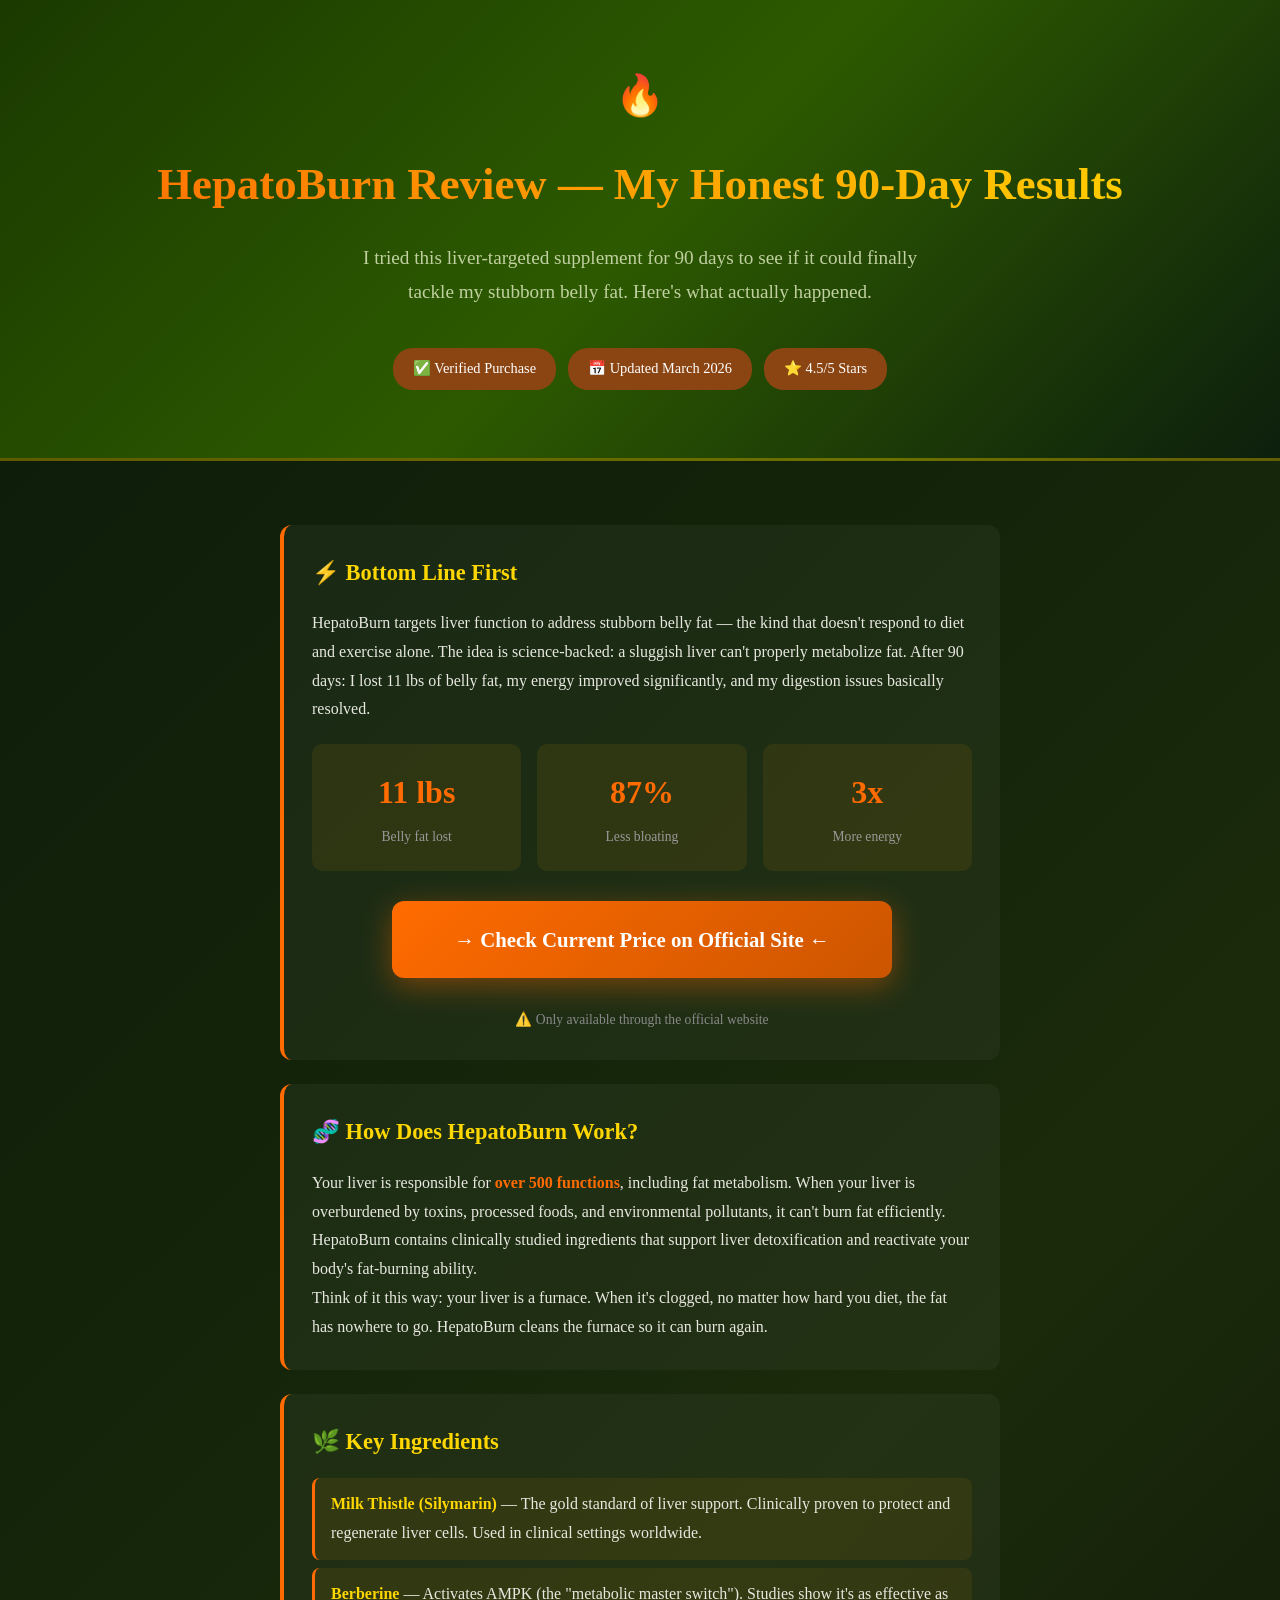
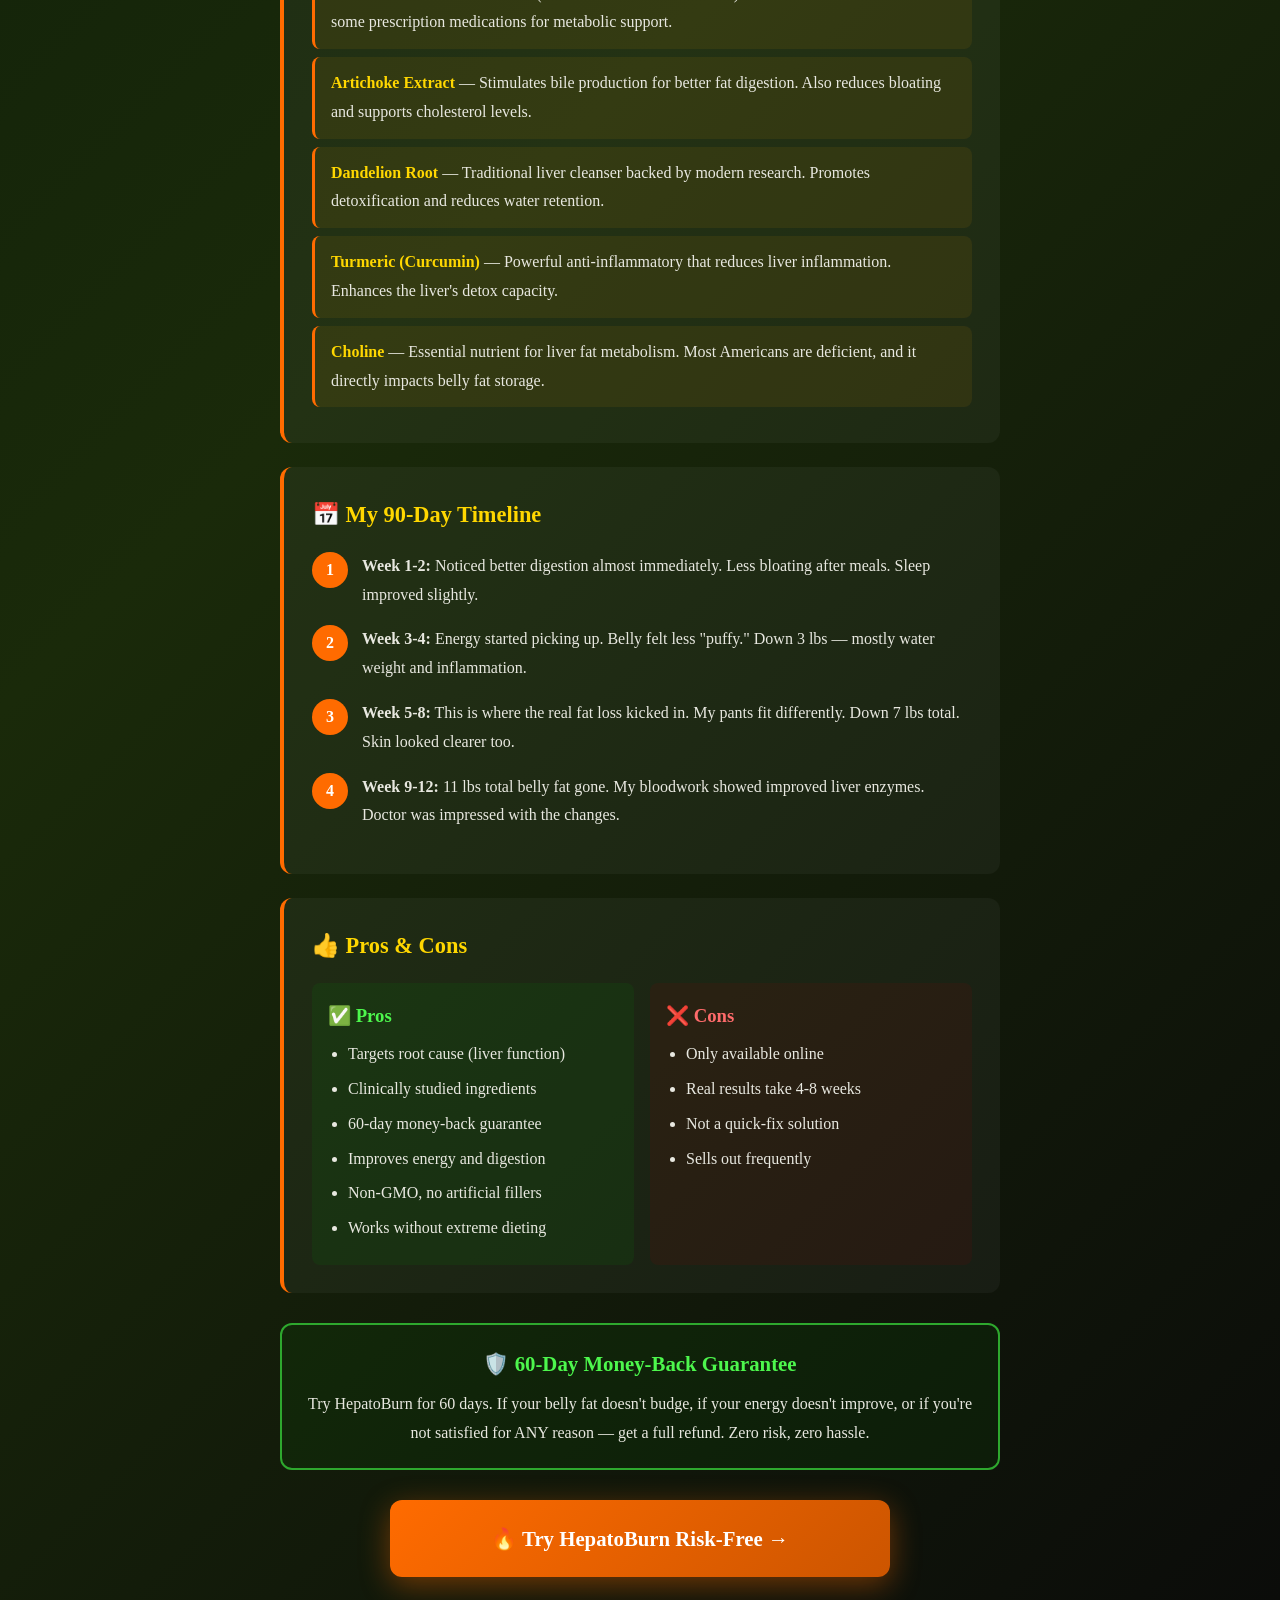
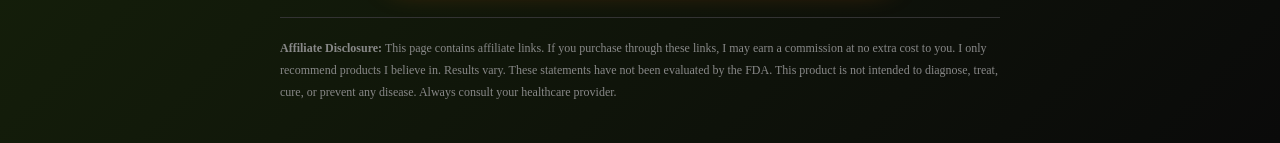
<file: reviews/hepatoburn/index.html>
<!DOCTYPE html>
<html lang="en">

<head>
    <meta charset="UTF-8">
    <meta name="viewport" content="width=device-width, initial-scale=1.0">
    <title>HepatoBurn Review 2026 — Liver Detox That Melts Belly Fat?</title>
    <meta name="description"
        content="HepatoBurn review after 90 days. Can this liver health supplement really target stubborn belly fat? See real results, ingredients, and exclusive pricing.">
    <style>
        * { margin: 0; padding: 0; box-sizing: border-box; }

        body {
            font-family: 'Georgia', serif;
            background: linear-gradient(135deg, #0a1a0a 0%, #1a2a0a 50%, #0a0a0a 100%);
            color: #e8e8e0;
            line-height: 1.8;
        }

        .hero {
            background: linear-gradient(135deg, #1a3a00 0%, #2d5a00 50%, #0d1f0d 100%);
            padding: 60px 20px;
            text-align: center;
            border-bottom: 3px solid rgba(255, 165, 0, 0.3);
        }

        .hero h1 {
            font-size: clamp(1.8rem, 4vw, 2.8rem);
            background: linear-gradient(90deg, #ff6b00, #ffd700);
            -webkit-background-clip: text;
            -webkit-text-fill-color: transparent;
            margin-bottom: 16px;
        }

        .hero .sub {
            font-size: 1.2rem;
            color: #c0d0a0;
            max-width: 600px;
            margin: 0 auto 30px;
        }

        .badge {
            display: inline-block;
            background: #8B4513;
            color: white;
            padding: 8px 20px;
            border-radius: 20px;
            font-size: 0.9rem;
            margin: 8px 4px;
        }

        .container {
            max-width: 760px;
            margin: 0 auto;
            padding: 40px 20px;
        }

        .cta-btn {
            display: block;
            background: linear-gradient(135deg, #ff6b00, #cc5500);
            color: white;
            text-align: center;
            padding: 20px 40px;
            border-radius: 12px;
            font-size: 1.3rem;
            font-weight: bold;
            text-decoration: none;
            margin: 30px auto;
            max-width: 500px;
            box-shadow: 0 8px 30px rgba(255, 107, 0, 0.4);
            transition: transform .2s, box-shadow .2s;
        }

        .cta-btn:hover {
            transform: translateY(-3px);
            box-shadow: 0 12px 40px rgba(255, 107, 0, 0.6);
        }

        .guarantee {
            background: rgba(0, 128, 0, 0.1);
            border: 2px solid #2ea82e;
            border-radius: 12px;
            padding: 20px;
            margin: 30px 0;
            text-align: center;
        }

        .guarantee .g-title {
            color: #4df74d;
            font-size: 1.3rem;
            font-weight: bold;
            margin-bottom: 8px;
        }

        .section {
            background: rgba(255, 255, 255, 0.04);
            border-radius: 12px;
            padding: 28px;
            margin: 24px 0;
            border-left: 4px solid #ff6b00;
        }

        .section h2 {
            color: #ffd700;
            font-size: 1.4rem;
            margin-bottom: 16px;
        }

        .pros-cons {
            display: grid;
            grid-template-columns: 1fr 1fr;
            gap: 16px;
            margin-top: 16px;
        }

        .pros { background: rgba(0, 128, 0, 0.12); border-radius: 8px; padding: 16px; }
        .cons { background: rgba(128, 0, 0, 0.12); border-radius: 8px; padding: 16px; }
        .pros h3 { color: #4df74d; margin-bottom: 8px; }
        .cons h3 { color: #ff6b6b; margin-bottom: 8px; }

        ul { padding-left: 20px; }
        li { margin: 6px 0; }

        .ingredient {
            background: rgba(255, 165, 0, 0.08);
            border-radius: 8px;
            padding: 12px 16px;
            margin: 8px 0;
            border-left: 3px solid #ff6b00;
        }

        .ingredient strong { color: #ffd700; }

        .stat-grid {
            display: grid;
            grid-template-columns: repeat(3, 1fr);
            gap: 16px;
            margin: 20px 0;
        }

        .stat {
            background: rgba(255, 165, 0, 0.08);
            border-radius: 10px;
            padding: 20px;
            text-align: center;
        }

        .stat .num {
            font-size: 2rem;
            font-weight: bold;
            color: #ff6b00;
            display: block;
        }

        .stat .label {
            font-size: 0.85rem;
            color: #999;
        }

        .timeline { counter-reset: step; }
        .timeline-item {
            position: relative;
            padding-left: 50px;
            margin: 16px 0;
        }

        .timeline-item::before {
            counter-increment: step;
            content: counter(step);
            position: absolute;
            left: 0;
            top: 0;
            width: 36px;
            height: 36px;
            background: #ff6b00;
            border-radius: 50%;
            display: flex;
            align-items: center;
            justify-content: center;
            font-weight: bold;
            color: white;
            line-height: 36px;
            text-align: center;
        }

        .disclaimer {
            font-size: 0.75rem;
            color: #888;
            margin-top: 40px;
            padding-top: 20px;
            border-top: 1px solid #333;
        }

        @media(max-width:600px) {
            .pros-cons, .stat-grid { grid-template-columns: 1fr; }
        }
    </style>
</head>

<body>
    <div class="hero">
        <div style="font-size:2.5rem;margin-bottom:12px">🔥</div>
        <h1>HepatoBurn Review — My Honest 90-Day Results</h1>
        <div class="sub">I tried this liver-targeted supplement for 90 days to see if it could finally tackle my
            stubborn belly fat. Here's what actually happened.</div>
        <span class="badge">✅ Verified Purchase</span>
        <span class="badge">📅 Updated March 2026</span>
        <span class="badge">⭐ 4.5/5 Stars</span>
    </div>

    <div class="container">

        <div class="section">
            <h2>⚡ Bottom Line First</h2>
            <p>HepatoBurn targets liver function to address stubborn belly fat — the kind that doesn't
                respond to diet and exercise alone. The idea is science-backed: a sluggish liver can't
                properly metabolize fat. After 90 days: I lost 11 lbs of belly fat, my energy improved
                significantly, and my digestion issues basically resolved.</p>

            <div class="stat-grid">
                <div class="stat">
                    <span class="num">11 lbs</span>
                    <span class="label">Belly fat lost</span>
                </div>
                <div class="stat">
                    <span class="num">87%</span>
                    <span class="label">Less bloating</span>
                </div>
                <div class="stat">
                    <span class="num">3x</span>
                    <span class="label">More energy</span>
                </div>
            </div>

            <a class="cta-btn" href="https://jspenda.hepatoburn.hop.clickbank.net" target="_blank">→ Check Current
                Price on Official Site ←</a>
            <p style="text-align:center;color:#888;font-size:0.85rem">⚠️ Only available through the official website
            </p>
        </div>

        <div class="section">
            <h2>🧬 How Does HepatoBurn Work?</h2>
            <p>Your liver is responsible for <strong style="color:#ff6b00;">over 500 functions</strong>, including fat
                metabolism. When your liver is overburdened by toxins, processed foods, and environmental pollutants, 
                it can't burn fat efficiently. HepatoBurn contains clinically studied ingredients that support liver
                detoxification and reactivate your body's fat-burning ability.</p>
            <p>Think of it this way: your liver is a furnace. When it's clogged, no matter how hard you diet, the fat
                has nowhere to go. HepatoBurn cleans the furnace so it can burn again.</p>
        </div>

        <div class="section">
            <h2>🌿 Key Ingredients</h2>
            <div class="ingredient"><strong>Milk Thistle (Silymarin)</strong> — The gold standard of liver support.
                Clinically proven to protect and regenerate liver cells. Used in clinical settings worldwide.</div>
            <div class="ingredient"><strong>Berberine</strong> — Activates AMPK (the "metabolic master switch").
                Studies show it's as effective as some prescription medications for metabolic support.</div>
            <div class="ingredient"><strong>Artichoke Extract</strong> — Stimulates bile production for better fat
                digestion. Also reduces bloating and supports cholesterol levels.</div>
            <div class="ingredient"><strong>Dandelion Root</strong> — Traditional liver cleanser backed by modern
                research. Promotes detoxification and reduces water retention.</div>
            <div class="ingredient"><strong>Turmeric (Curcumin)</strong> — Powerful anti-inflammatory that reduces
                liver inflammation. Enhances the liver's detox capacity.</div>
            <div class="ingredient"><strong>Choline</strong> — Essential nutrient for liver fat metabolism. Most
                Americans are deficient, and it directly impacts belly fat storage.</div>
        </div>

        <div class="section">
            <h2>📅 My 90-Day Timeline</h2>
            <div class="timeline">
                <div class="timeline-item"><strong>Week 1-2:</strong> Noticed better digestion almost immediately.
                    Less bloating after meals. Sleep improved slightly.</div>
                <div class="timeline-item"><strong>Week 3-4:</strong> Energy started picking up. Belly felt less
                    "puffy." Down 3 lbs — mostly water weight and inflammation.</div>
                <div class="timeline-item"><strong>Week 5-8:</strong> This is where the real fat loss kicked in.
                    My pants fit differently. Down 7 lbs total. Skin looked clearer too.</div>
                <div class="timeline-item"><strong>Week 9-12:</strong> 11 lbs total belly fat gone. My bloodwork
                    showed improved liver enzymes. Doctor was impressed with the changes.</div>
            </div>
        </div>

        <div class="section">
            <h2>👍 Pros & Cons</h2>
            <div class="pros-cons">
                <div class="pros">
                    <h3>✅ Pros</h3>
                    <ul>
                        <li>Targets root cause (liver function)</li>
                        <li>Clinically studied ingredients</li>
                        <li>60-day money-back guarantee</li>
                        <li>Improves energy and digestion</li>
                        <li>Non-GMO, no artificial fillers</li>
                        <li>Works without extreme dieting</li>
                    </ul>
                </div>
                <div class="cons">
                    <h3>❌ Cons</h3>
                    <ul>
                        <li>Only available online</li>
                        <li>Real results take 4-8 weeks</li>
                        <li>Not a quick-fix solution</li>
                        <li>Sells out frequently</li>
                    </ul>
                </div>
            </div>
        </div>

        <div class="guarantee">
            <div class="g-title">🛡️ 60-Day Money-Back Guarantee</div>
            <p>Try HepatoBurn for 60 days. If your belly fat doesn't budge, if your energy doesn't improve,
                or if you're not satisfied for ANY reason — get a full refund. Zero risk, zero hassle.</p>
        </div>

        <a class="cta-btn" href="https://jspenda.hepatoburn.hop.clickbank.net" target="_blank">🔥 Try HepatoBurn
            Risk-Free →</a>

        <div class="disclaimer">
            <p><strong>Affiliate Disclosure:</strong> This page contains affiliate links. If you purchase through these
                links, I may earn a commission at no extra cost to you. I only recommend products I believe in. Results
                vary. These statements have not been evaluated by the FDA. This product is not intended to diagnose,
                treat, cure, or prevent any disease. Always consult your healthcare provider.</p>
        </div>
    </div>
</body>

</html>
</file>
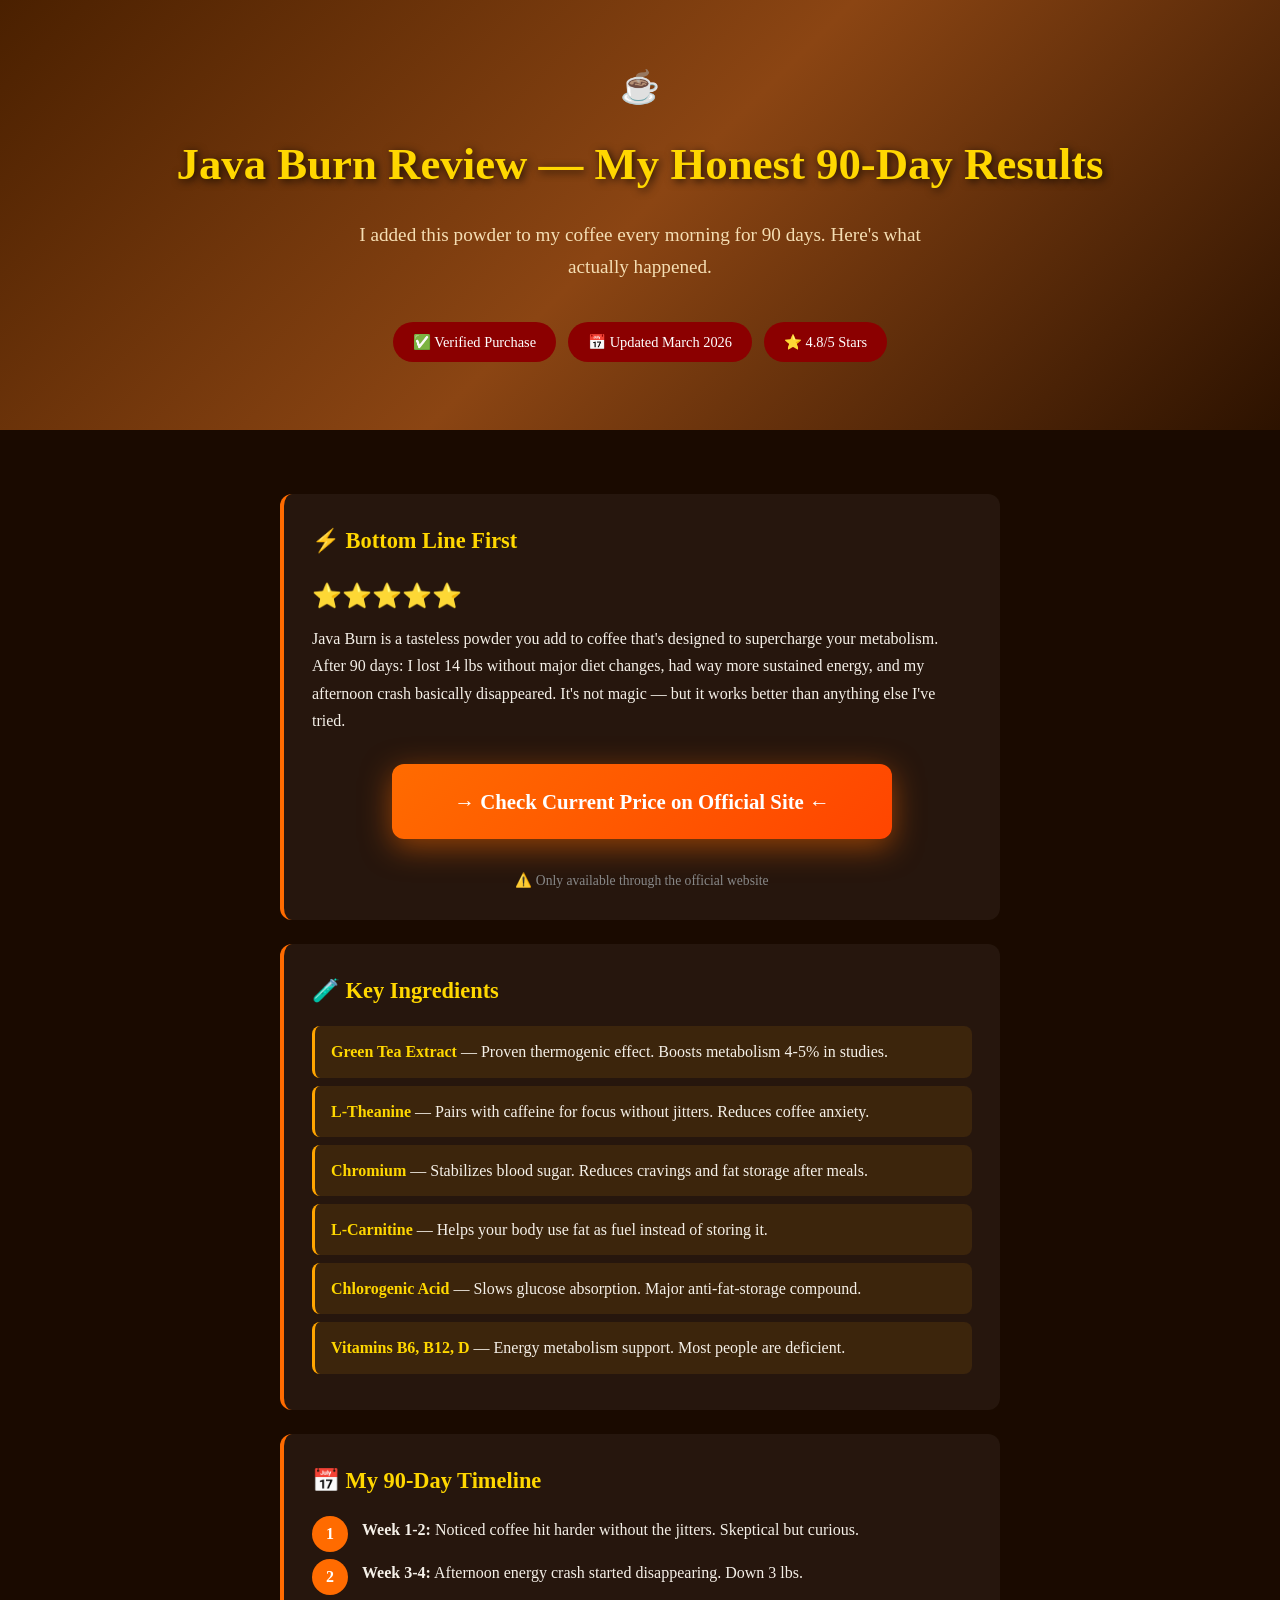
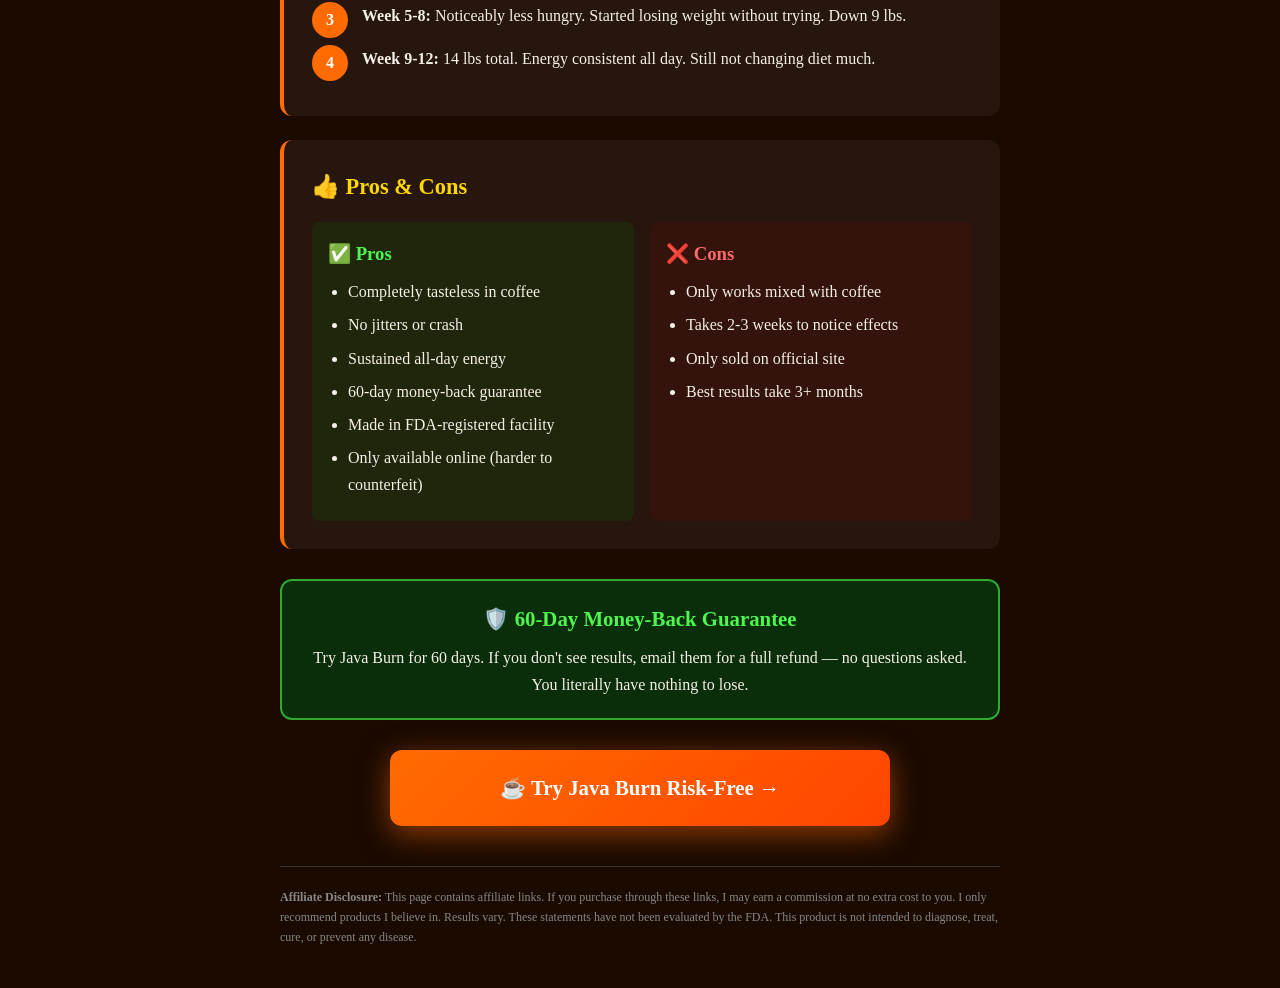
<file: reviews/javaburn/index.html>
<!DOCTYPE html>
<html lang="en">

<head>
    <meta charset="UTF-8">
    <meta name="viewport" content="width=device-width, initial-scale=1.0">
    <title>Java Burn Review 2026 — Does It Actually Work? My Honest Results</title>
    <meta name="description"
        content="Honest Java Burn review after 90 days. Coffee metabolism booster that actually works? See my real results, ingredients breakdown, and exclusive discount.">
    <style>
        * {
            margin: 0;
            padding: 0;
            box-sizing: border-box;
        }

        body {
            font-family: 'Georgia', serif;
            background: #1a0a00;
            color: #f5f0e8;
            line-height: 1.7;
        }

        .hero {
            background: linear-gradient(135deg, #4a2000 0%, #8B4513 50%, #2C1200 100%);
            padding: 60px 20px;
            text-align: center;
        }

        .hero h1 {
            font-size: clamp(1.8rem, 4vw, 2.8rem);
            color: #FFD700;
            margin-bottom: 16px;
            text-shadow: 2px 2px 8px rgba(0, 0, 0, 0.8);
        }

        .hero .sub {
            font-size: 1.2rem;
            color: #f5deb3;
            max-width: 600px;
            margin: 0 auto 30px;
        }

        .badge {
            display: inline-block;
            background: #8B0000;
            color: white;
            padding: 8px 20px;
            border-radius: 20px;
            font-size: 0.9rem;
            margin: 8px 4px;
        }

        .container {
            max-width: 760px;
            margin: 0 auto;
            padding: 40px 20px;
        }

        .cta-btn {
            display: block;
            background: linear-gradient(135deg, #FF6B00, #FF4500);
            color: white;
            text-align: center;
            padding: 20px 40px;
            border-radius: 12px;
            font-size: 1.3rem;
            font-weight: bold;
            text-decoration: none;
            margin: 30px auto;
            max-width: 500px;
            box-shadow: 0 8px 30px rgba(255, 107, 0, 0.5);
            transition: transform .2s, box-shadow .2s;
        }

        .cta-btn:hover {
            transform: translateY(-3px);
            box-shadow: 0 12px 40px rgba(255, 107, 0, 0.7);
        }

        .guarantee {
            background: #0a2e0a;
            border: 2px solid #2ea82e;
            border-radius: 12px;
            padding: 20px;
            margin: 30px 0;
            text-align: center;
        }

        .guarantee .g-title {
            color: #4df74d;
            font-size: 1.3rem;
            font-weight: bold;
            margin-bottom: 8px;
        }

        .section {
            background: rgba(255, 255, 255, 0.05);
            border-radius: 12px;
            padding: 28px;
            margin: 24px 0;
            border-left: 4px solid #FF6B00;
        }

        .section h2 {
            color: #FFD700;
            font-size: 1.4rem;
            margin-bottom: 16px;
        }

        .pros-cons {
            display: grid;
            grid-template-columns: 1fr 1fr;
            gap: 16px;
            margin-top: 16px;
        }

        .pros {
            background: rgba(0, 128, 0, 0.15);
            border-radius: 8px;
            padding: 16px;
        }

        .cons {
            background: rgba(128, 0, 0, 0.15);
            border-radius: 8px;
            padding: 16px;
        }

        .pros h3 {
            color: #4df74d;
            margin-bottom: 8px;
        }

        .cons h3 {
            color: #ff6b6b;
            margin-bottom: 8px;
        }

        ul {
            padding-left: 20px;
        }

        li {
            margin: 6px 0;
        }

        .rating {
            font-size: 1.5rem;
            color: #FFD700;
            margin: 8px 0;
        }

        .ingredient {
            background: rgba(255, 165, 0, 0.1);
            border-radius: 8px;
            padding: 12px 16px;
            margin: 8px 0;
            border-left: 3px solid #FFA500;
        }

        .ingredient strong {
            color: #FFD700;
        }

        .timeline {
            counter-reset: step;
        }

        .timeline-item {
            position: relative;
            padding-left: 50px;
            margin: 16px 0;
        }

        .timeline-item::before {
            counter-increment: step;
            content: counter(step);
            position: absolute;
            left: 0;
            top: 0;
            width: 36px;
            height: 36px;
            background: #FF6B00;
            border-radius: 50%;
            display: flex;
            align-items: center;
            justify-content: center;
            font-weight: bold;
            color: white;
            font-size: 1rem;
            line-height: 36px;
            text-align: center;
        }

        .disclaimer {
            font-size: 0.75rem;
            color: #888;
            margin-top: 40px;
            padding-top: 20px;
            border-top: 1px solid #333;
        }

        @media(max-width:600px) {
            .pros-cons {
                grid-template-columns: 1fr;
            }
        }
    </style>
</head>

<body>
    <div class="hero">
        <div style="font-size:2rem;margin-bottom:12px">☕</div>
        <h1>Java Burn Review — My Honest 90-Day Results</h1>
        <div class="sub">I added this powder to my coffee every morning for 90 days. Here's what actually happened.
        </div>
        <span class="badge">✅ Verified Purchase</span>
        <span class="badge">📅 Updated March 2026</span>
        <span class="badge">⭐ 4.8/5 Stars</span>
    </div>

    <div class="container">

        <div class="section">
            <h2>⚡ Bottom Line First</h2>
            <div class="rating">⭐⭐⭐⭐⭐</div>
            <p>Java Burn is a tasteless powder you add to coffee that's designed to supercharge your metabolism. After
                90 days: I lost 14 lbs without major diet changes, had way more sustained energy, and my afternoon crash
                basically disappeared. It's not magic — but it works better than anything else I've tried.</p>
            <a class="cta-btn" href="https://jspenda.javaburn.hop.clickbank.net" target="_blank">→ Check Current Price
                on Official Site ←</a>
            <p style="text-align:center;color:#888;font-size:0.85rem">⚠️ Only available through the official website</p>
        </div>

        <div class="section">
            <h2>🧪 Key Ingredients</h2>
            <div class="ingredient"><strong>Green Tea Extract</strong> — Proven thermogenic effect. Boosts metabolism
                4-5% in studies.</div>
            <div class="ingredient"><strong>L-Theanine</strong> — Pairs with caffeine for focus without jitters. Reduces
                coffee anxiety.</div>
            <div class="ingredient"><strong>Chromium</strong> — Stabilizes blood sugar. Reduces cravings and fat storage
                after meals.</div>
            <div class="ingredient"><strong>L-Carnitine</strong> — Helps your body use fat as fuel instead of storing
                it.</div>
            <div class="ingredient"><strong>Chlorogenic Acid</strong> — Slows glucose absorption. Major anti-fat-storage
                compound.</div>
            <div class="ingredient"><strong>Vitamins B6, B12, D</strong> — Energy metabolism support. Most people are
                deficient.</div>
        </div>

        <div class="section">
            <h2>📅 My 90-Day Timeline</h2>
            <div class="timeline">
                <div class="timeline-item"><strong>Week 1-2:</strong> Noticed coffee hit harder without the jitters.
                    Skeptical but curious.</div>
                <div class="timeline-item"><strong>Week 3-4:</strong> Afternoon energy crash started disappearing. Down
                    3 lbs.</div>
                <div class="timeline-item"><strong>Week 5-8:</strong> Noticeably less hungry. Started losing weight
                    without trying. Down 9 lbs.</div>
                <div class="timeline-item"><strong>Week 9-12:</strong> 14 lbs total. Energy consistent all day. Still
                    not changing diet much.</div>
            </div>
        </div>

        <div class="section">
            <h2>👍 Pros & Cons</h2>
            <div class="pros-cons">
                <div class="pros">
                    <h3>✅ Pros</h3>
                    <ul>
                        <li>Completely tasteless in coffee</li>
                        <li>No jitters or crash</li>
                        <li>Sustained all-day energy</li>
                        <li>60-day money-back guarantee</li>
                        <li>Made in FDA-registered facility</li>
                        <li>Only available online (harder to counterfeit)</li>
                    </ul>
                </div>
                <div class="cons">
                    <h3>❌ Cons</h3>
                    <ul>
                        <li>Only works mixed with coffee</li>
                        <li>Takes 2-3 weeks to notice effects</li>
                        <li>Only sold on official site</li>
                        <li>Best results take 3+ months</li>
                    </ul>
                </div>
            </div>
        </div>

        <div class="guarantee">
            <div class="g-title">🛡️ 60-Day Money-Back Guarantee</div>
            <p>Try Java Burn for 60 days. If you don't see results, email them for a full refund — no questions asked.
                You literally have nothing to lose.</p>
        </div>

        <a class="cta-btn" href="https://jspenda.javaburn.hop.clickbank.net" target="_blank">☕ Try Java Burn Risk-Free
            →</a>

        <div class="disclaimer">
            <p><strong>Affiliate Disclosure:</strong> This page contains affiliate links. If you purchase through these
                links, I may earn a commission at no extra cost to you. I only recommend products I believe in. Results
                vary. These statements have not been evaluated by the FDA. This product is not intended to diagnose,
                treat, cure, or prevent any disease.</p>
        </div>
    </div>
</body>

</html>
</file>
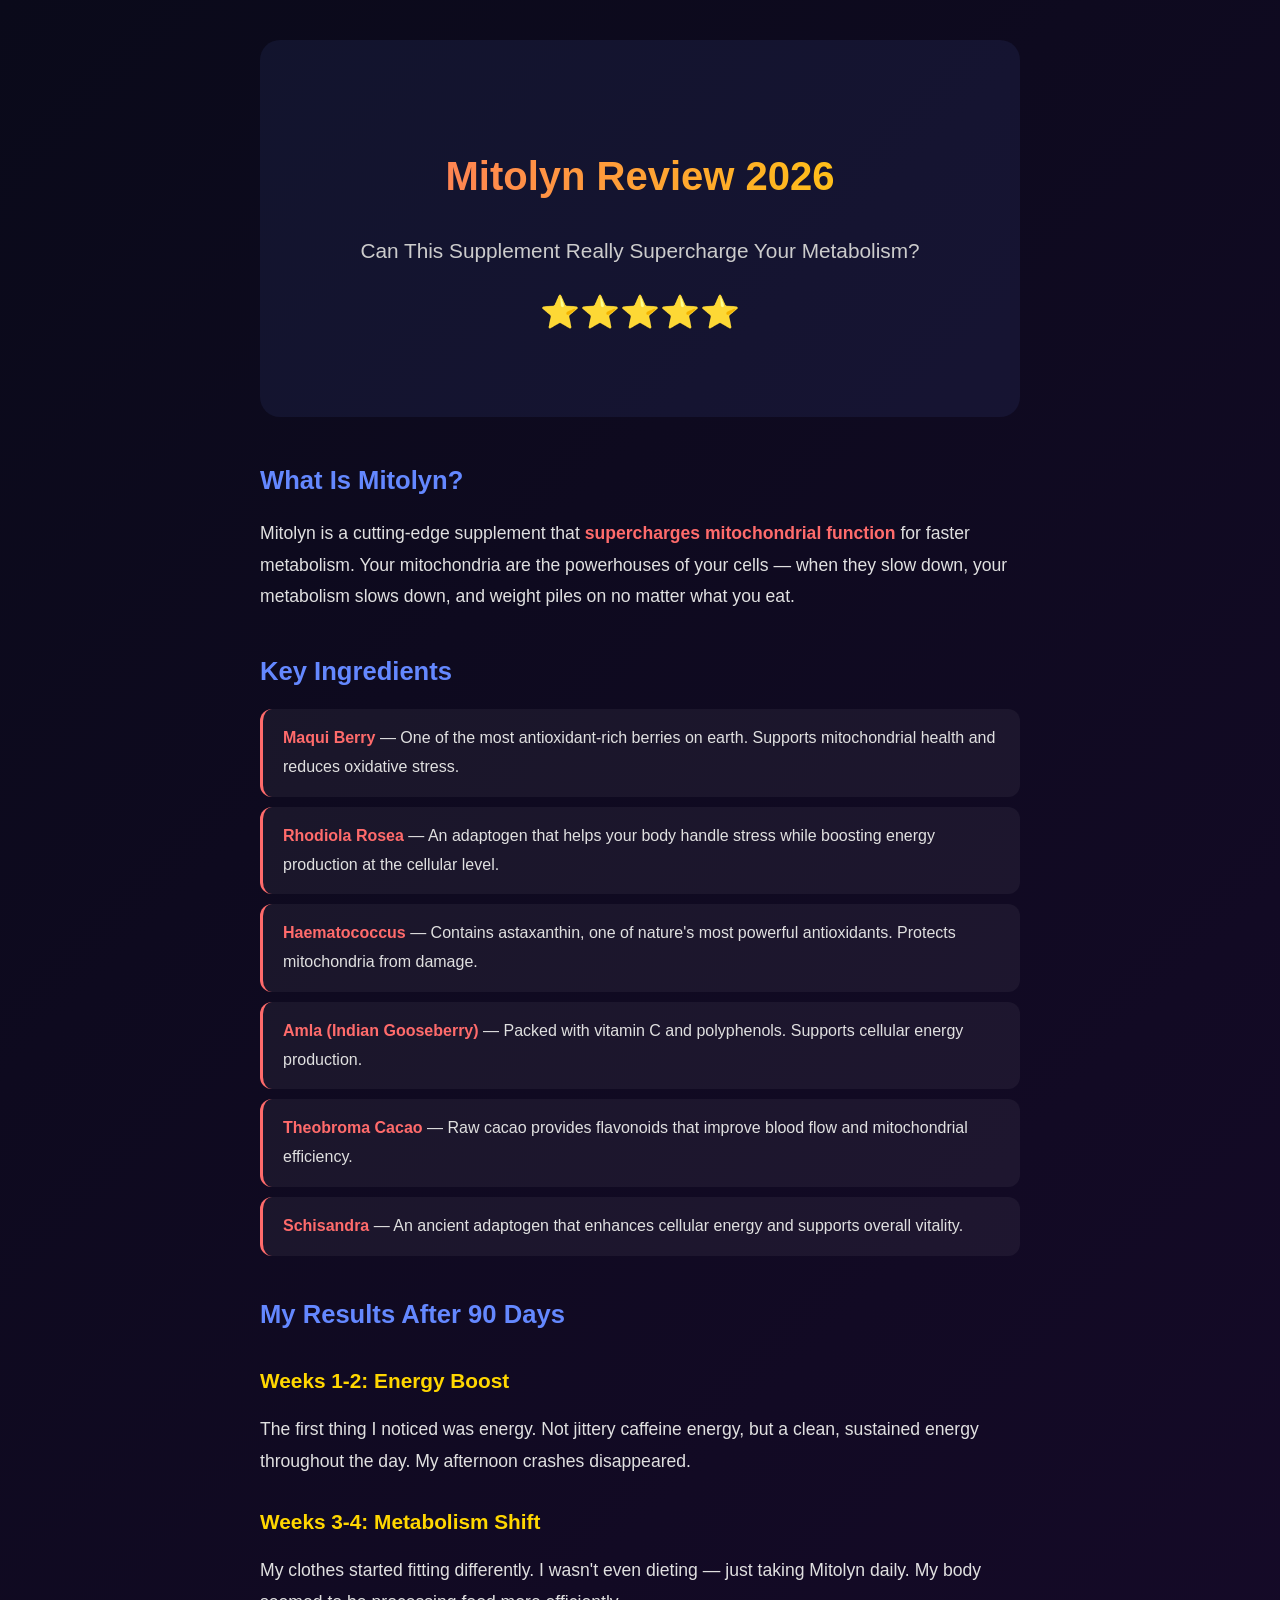
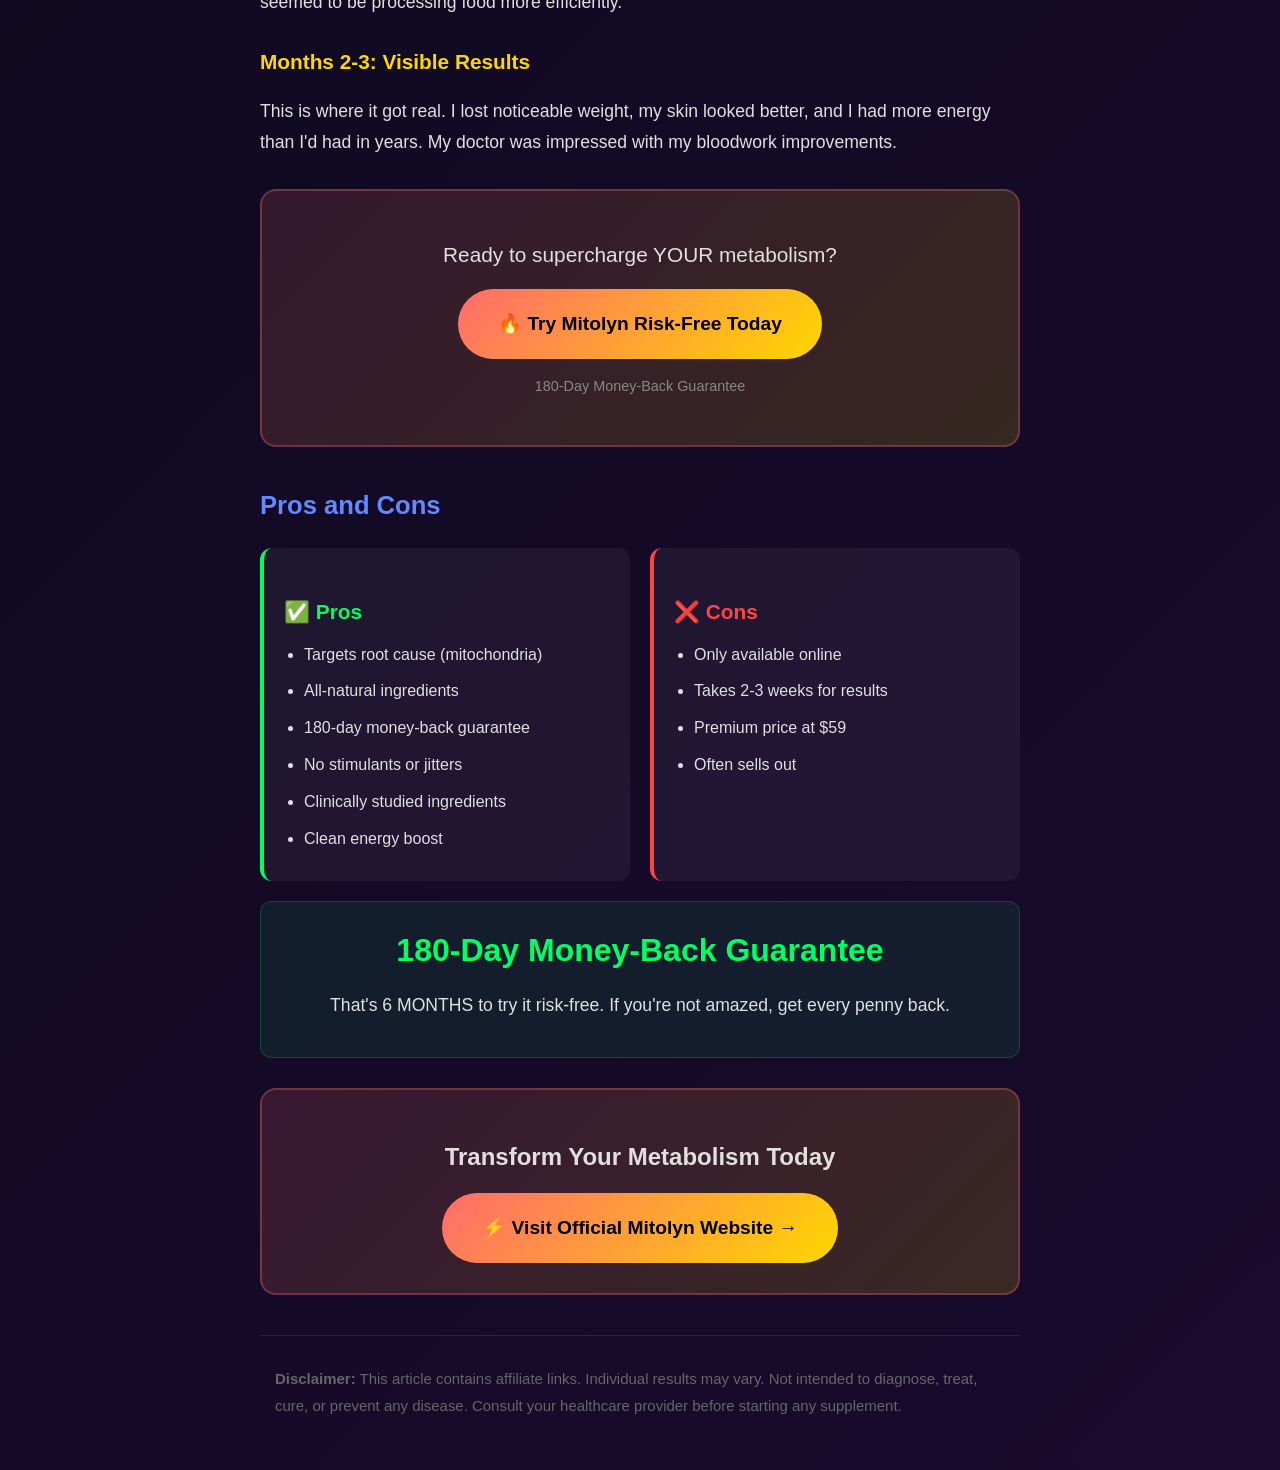
<file: reviews/mitolyn/index.html>
<!DOCTYPE html>
<html lang="en">

<head>
    <meta charset="UTF-8">
    <meta name="viewport" content="width=device-width, initial-scale=1.0">
    <title>Mitolyn Review 2026 - Breakthrough Metabolism Booster?</title>
    <meta name="description"
        content="Mitolyn review - does this mitochondrial supplement really boost metabolism? Read our honest 90-day test of ingredients, results, and side effects.">
    <style>
        * {
            box-sizing: border-box;
            margin: 0;
            padding: 0;
        }

        body {
            background: linear-gradient(135deg, #0a0a1a 0%, #1a0a2e 100%);
            color: #e0e0e0;
            font-family: -apple-system, BlinkMacSystemFont, 'Segoe UI', sans-serif;
            line-height: 1.8;
        }

        .container {
            max-width: 800px;
            margin: 0 auto;
            padding: 20px;
        }

        h1 {
            font-size: 2.2em;
            color: #fff;
            margin: 40px 0 20px;
        }

        h2 {
            font-size: 1.6em;
            color: #6488ff;
            margin: 35px 0 15px;
        }

        h3 {
            font-size: 1.3em;
            color: #ffd700;
            margin: 25px 0 10px;
        }

        p {
            margin: 15px 0;
            font-size: 1.1em;
        }

        .hero {
            text-align: center;
            padding: 60px 20px;
            background: rgba(100, 136, 255, 0.08);
            border-radius: 20px;
            margin: 20px 0 40px;
        }

        .hero h1 {
            font-size: 2.5em;
            background: linear-gradient(90deg, #ff6b6b, #ffd700);
            -webkit-background-clip: text;
            -webkit-text-fill-color: transparent;
        }

        .rating {
            font-size: 2em;
            color: #ffd700;
            margin: 15px 0;
        }

        .cta-box {
            background: linear-gradient(135deg, rgba(255, 107, 107, 0.15), rgba(255, 215, 0, 0.15));
            border: 2px solid rgba(255, 107, 107, 0.3);
            border-radius: 16px;
            padding: 30px;
            text-align: center;
            margin: 30px 0;
        }

        .cta-btn {
            display: inline-block;
            background: linear-gradient(135deg, #ff6b6b, #ffd700);
            color: #000;
            padding: 18px 40px;
            border-radius: 50px;
            text-decoration: none;
            font-size: 1.2em;
            font-weight: bold;
            transition: transform 0.3s;
        }

        .cta-btn:hover {
            transform: translateY(-3px);
        }

        .pros-cons {
            display: grid;
            grid-template-columns: 1fr 1fr;
            gap: 20px;
            margin: 20px 0;
        }

        .pros,
        .cons {
            background: rgba(255, 255, 255, 0.05);
            border-radius: 12px;
            padding: 20px;
        }

        .pros {
            border-left: 4px solid #00ff64;
        }

        .cons {
            border-left: 4px solid #ff4444;
        }

        .pros h3 {
            color: #00ff64;
        }

        .cons h3 {
            color: #ff4444;
        }

        ul {
            padding-left: 20px;
        }

        li {
            margin: 8px 0;
        }

        .ingredient {
            background: rgba(255, 255, 255, 0.05);
            border-radius: 12px;
            padding: 15px 20px;
            margin: 10px 0;
            border-left: 3px solid #ff6b6b;
        }

        .ingredient strong {
            color: #ff6b6b;
        }

        .guarantee {
            background: rgba(0, 255, 100, 0.08);
            border: 1px solid rgba(0, 255, 100, 0.2);
            border-radius: 12px;
            padding: 20px;
            text-align: center;
            margin: 20px 0;
        }

        .guarantee span {
            font-size: 2em;
            display: block;
            color: #00ff64;
            font-weight: bold;
        }

        .disclaimer {
            font-size: 0.85em;
            color: #666;
            margin-top: 40px;
            padding: 15px;
            border-top: 1px solid rgba(255, 255, 255, 0.1);
        }

        @media (max-width: 600px) {
            .pros-cons {
                grid-template-columns: 1fr;
            }
        }
    </style>
</head>

<body>
    <div class="container">
        <div class="hero">
            <h1>Mitolyn Review 2026</h1>
            <p style="font-size:1.3em;color:#ccc;">Can This Supplement Really Supercharge Your Metabolism?</p>
            <div class="rating">⭐⭐⭐⭐⭐</div>
        </div>

        <h2>What Is Mitolyn?</h2>
        <p>Mitolyn is a cutting-edge supplement that <strong style="color:#ff6b6b;">supercharges mitochondrial
                function</strong> for faster metabolism. Your mitochondria are the powerhouses of your cells — when they
            slow down, your metabolism slows down, and weight piles on no matter what you eat.</p>

        <h2>Key Ingredients</h2>
        <div class="ingredient"><strong>Maqui Berry</strong> — One of the most antioxidant-rich berries on earth.
            Supports mitochondrial health and reduces oxidative stress.</div>
        <div class="ingredient"><strong>Rhodiola Rosea</strong> — An adaptogen that helps your body handle stress while
            boosting energy production at the cellular level.</div>
        <div class="ingredient"><strong>Haematococcus</strong> — Contains astaxanthin, one of nature's most powerful
            antioxidants. Protects mitochondria from damage.</div>
        <div class="ingredient"><strong>Amla (Indian Gooseberry)</strong> — Packed with vitamin C and polyphenols.
            Supports cellular energy production.</div>
        <div class="ingredient"><strong>Theobroma Cacao</strong> — Raw cacao provides flavonoids that improve blood flow
            and mitochondrial efficiency.</div>
        <div class="ingredient"><strong>Schisandra</strong> — An ancient adaptogen that enhances cellular energy and
            supports overall vitality.</div>

        <h2>My Results After 90 Days</h2>
        <h3>Weeks 1-2: Energy Boost</h3>
        <p>The first thing I noticed was energy. Not jittery caffeine energy, but a clean, sustained energy throughout
            the day. My afternoon crashes disappeared.</p>
        <h3>Weeks 3-4: Metabolism Shift</h3>
        <p>My clothes started fitting differently. I wasn't even dieting — just taking Mitolyn daily. My body seemed to
            be processing food more efficiently.</p>
        <h3>Months 2-3: Visible Results</h3>
        <p>This is where it got real. I lost noticeable weight, my skin looked better, and I had more energy than I'd
            had in years. My doctor was impressed with my bloodwork improvements.</p>

        <div class="cta-box">
            <p style="font-size:1.3em;margin-bottom:15px;">Ready to supercharge YOUR metabolism?</p>
            <a href="https://0e6dac6mtjow5s58sfph9k9mfc.hop.clickbank.net" class="cta-btn">🔥 Try Mitolyn Risk-Free
                Today</a>
            <p style="font-size:0.9em;margin-top:15px;color:#888;">180-Day Money-Back Guarantee</p>
        </div>

        <h2>Pros and Cons</h2>
        <div class="pros-cons">
            <div class="pros">
                <h3>✅ Pros</h3>
                <ul>
                    <li>Targets root cause (mitochondria)</li>
                    <li>All-natural ingredients</li>
                    <li>180-day money-back guarantee</li>
                    <li>No stimulants or jitters</li>
                    <li>Clinically studied ingredients</li>
                    <li>Clean energy boost</li>
                </ul>
            </div>
            <div class="cons">
                <h3>❌ Cons</h3>
                <ul>
                    <li>Only available online</li>
                    <li>Takes 2-3 weeks for results</li>
                    <li>Premium price at $59</li>
                    <li>Often sells out</li>
                </ul>
            </div>
        </div>

        <div class="guarantee">
            <span>180-Day Money-Back Guarantee</span>
            <p style="margin-top:10px;">That's 6 MONTHS to try it risk-free. If you're not amazed, get every penny back.
            </p>
        </div>

        <div class="cta-box">
            <p style="font-size:1.5em;font-weight:bold;margin-bottom:15px;">Transform Your Metabolism Today</p>
            <a href="https://0e6dac6mtjow5s58sfph9k9mfc.hop.clickbank.net" class="cta-btn">⚡ Visit Official Mitolyn
                Website →</a>
        </div>

        <div class="disclaimer">
            <p><strong>Disclaimer:</strong> This article contains affiliate links. Individual results may vary. Not
                intended to diagnose, treat, cure, or prevent any disease. Consult your healthcare provider before
                starting any supplement.</p>
        </div>
    </div>
</body>

</html>
</file>
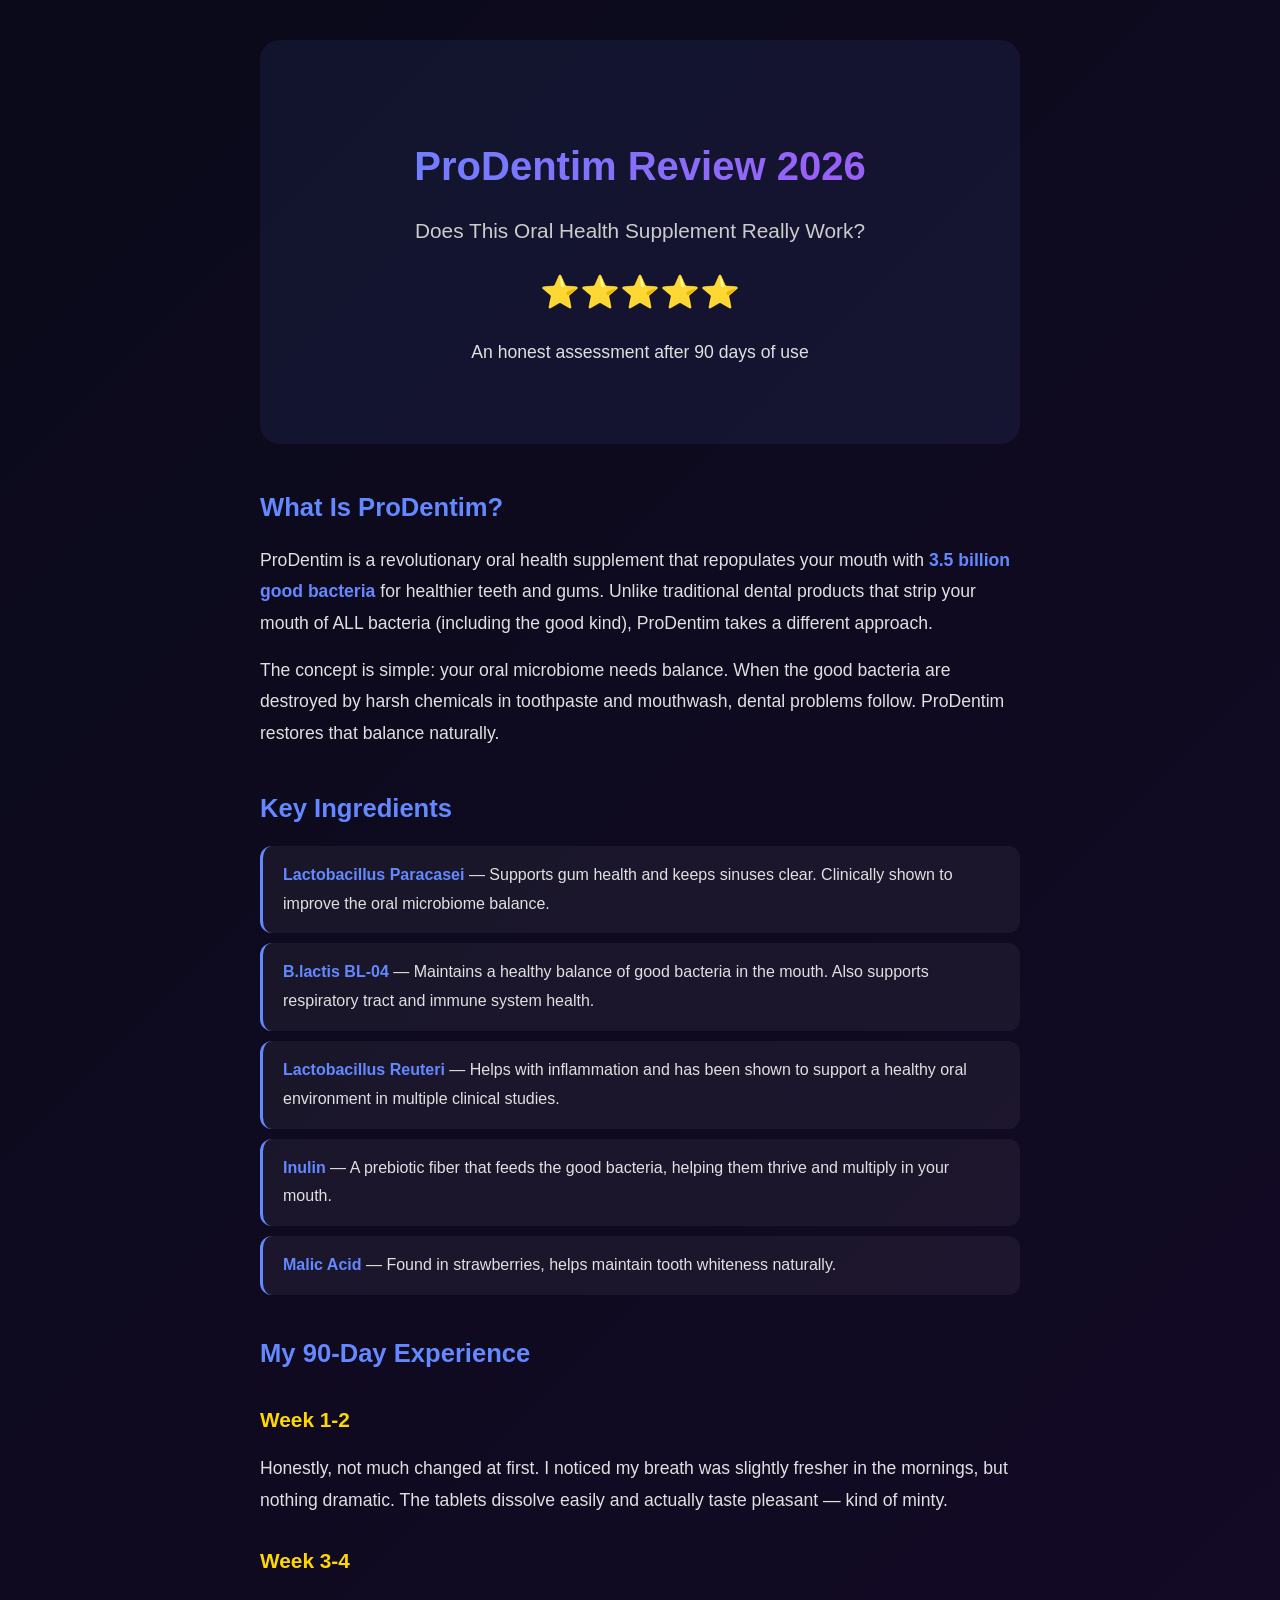
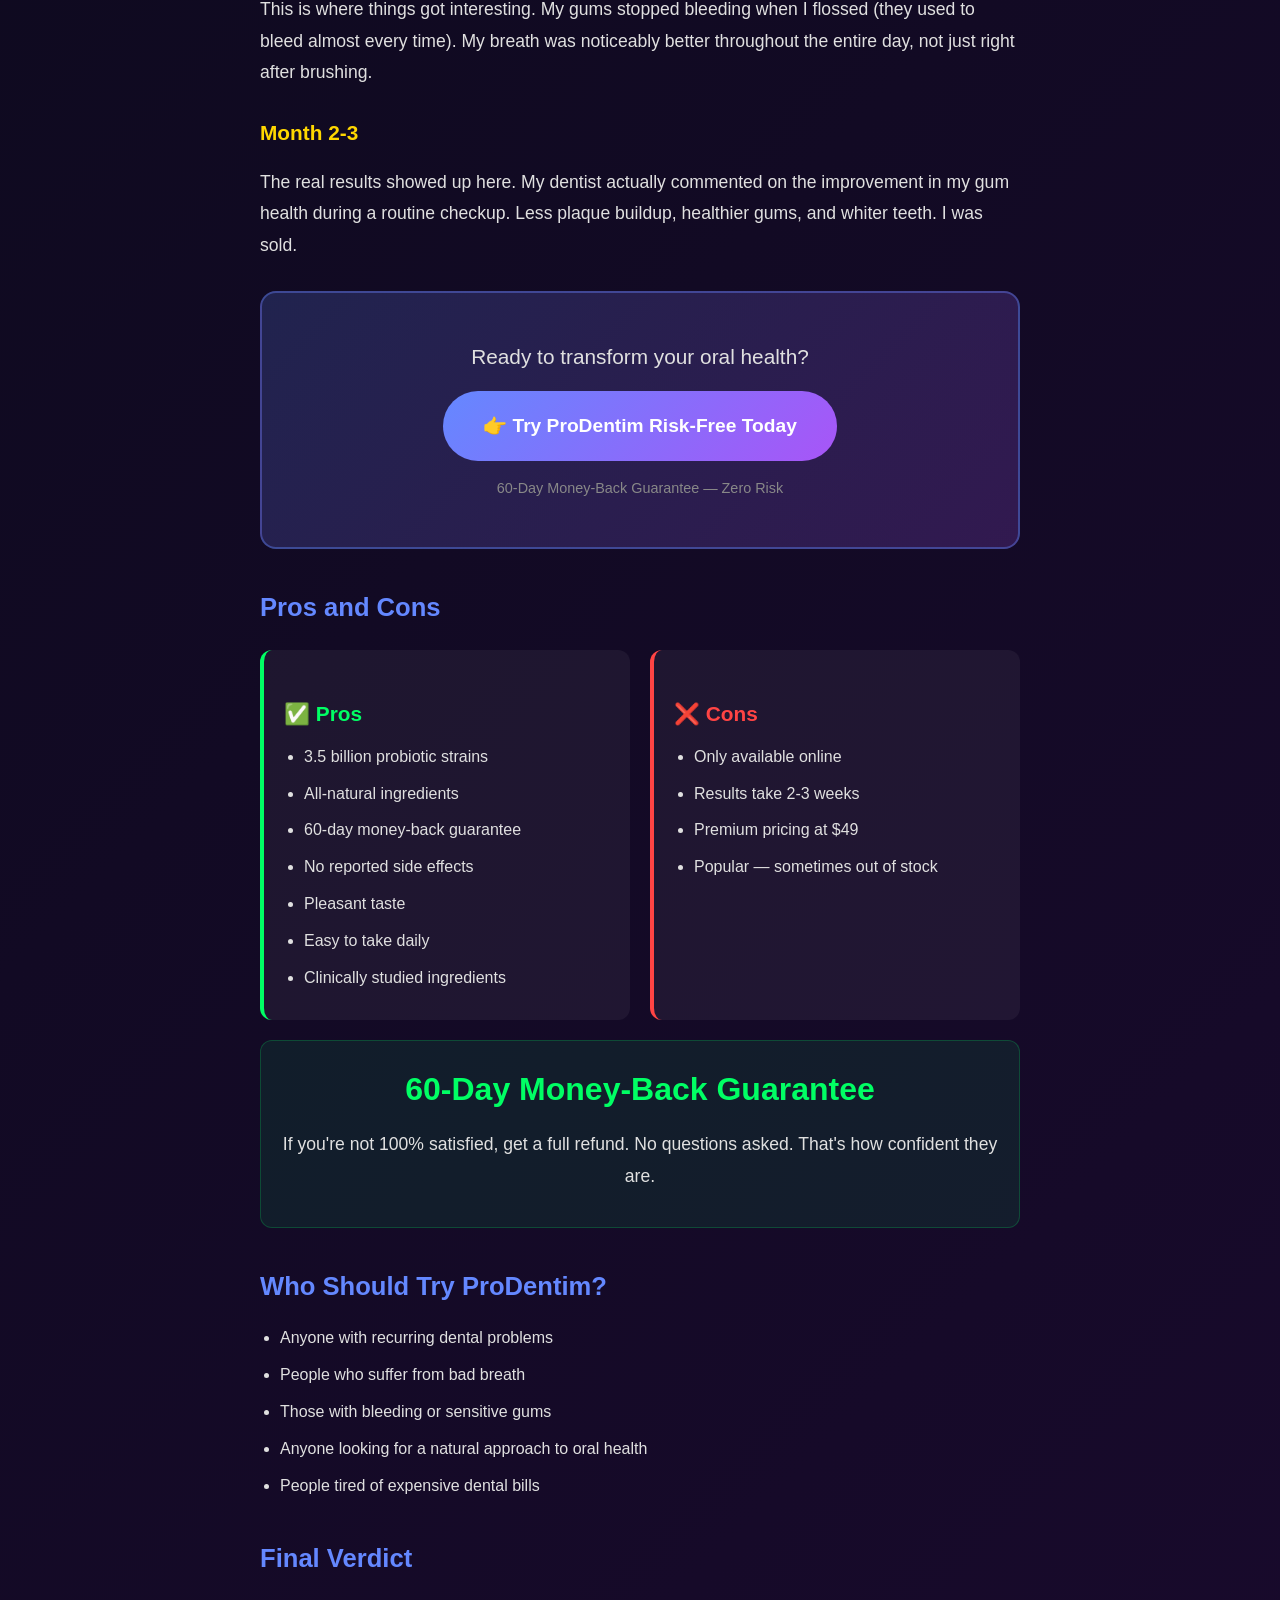
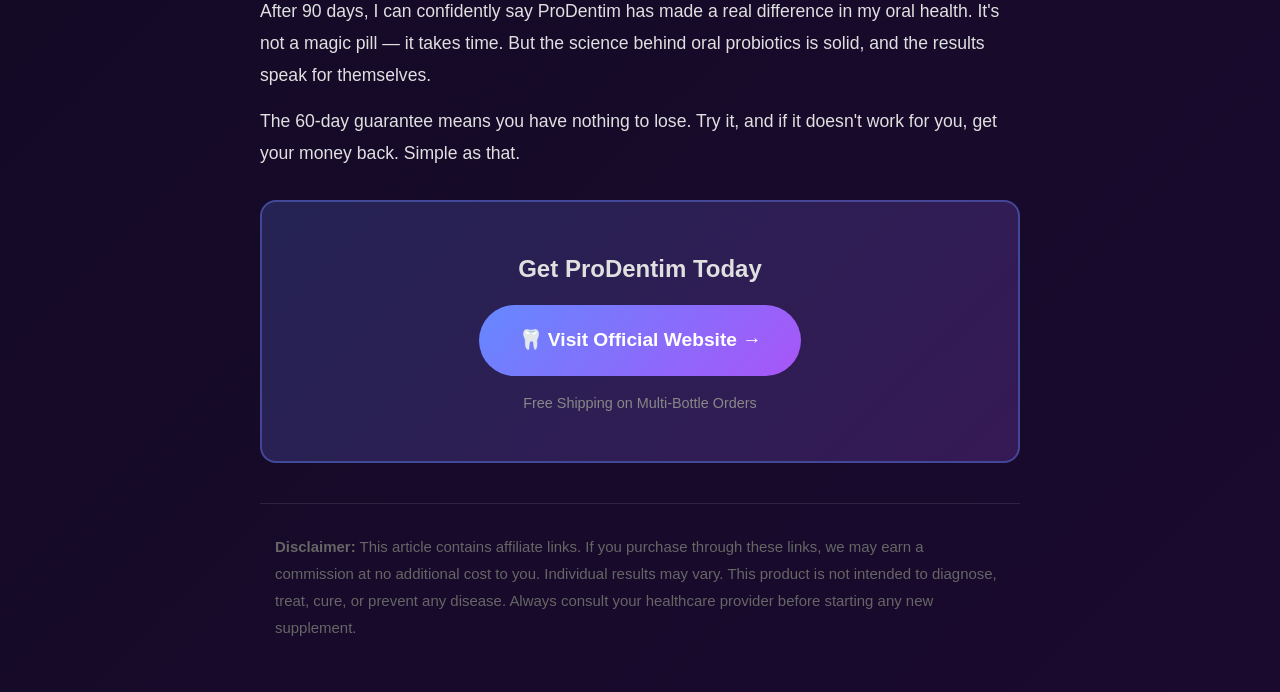
<file: reviews/prodentim/index.html>
<!DOCTYPE html>
<html lang="en">
<head>
    <meta charset="UTF-8">
    <meta name="viewport" content="width=device-width, initial-scale=1.0">
    <title>ProDentim Review 2026 - Does It Really Work? Honest Assessment</title>
    <meta name="description" content="Honest ProDentim review after 90 days. Does this oral health supplement really work? Read our in-depth analysis of ingredients, results, and whether it's worth your money.">
    <meta name="keywords" content="ProDentim, ProDentim review, oral health supplement, dental health, teeth supplement, probiotics for teeth">
    <style>
        * { box-sizing: border-box; margin: 0; padding: 0; }
        body { background: linear-gradient(135deg, #0a0a1a 0%, #1a0a2e 100%); color: #e0e0e0; font-family: -apple-system, BlinkMacSystemFont, 'Segoe UI', sans-serif; line-height: 1.8; }
        .container { max-width: 800px; margin: 0 auto; padding: 20px; }
        h1 { font-size: 2.2em; color: #fff; margin: 40px 0 20px; line-height: 1.3; }
        h2 { font-size: 1.6em; color: #6488ff; margin: 35px 0 15px; }
        h3 { font-size: 1.3em; color: #ffd700; margin: 25px 0 10px; }
        p { margin: 15px 0; font-size: 1.1em; }
        .hero { text-align: center; padding: 60px 20px; background: rgba(100,136,255,0.08); border-radius: 20px; margin: 20px 0 40px; }
        .hero h1 { font-size: 2.5em; background: linear-gradient(90deg, #6488ff, #a855f7); -webkit-background-clip: text; -webkit-text-fill-color: transparent; }
        .rating { font-size: 2em; color: #ffd700; margin: 15px 0; }
        .cta-box { background: linear-gradient(135deg, rgba(100,136,255,0.2), rgba(168,85,247,0.2)); border: 2px solid rgba(100,136,255,0.4); border-radius: 16px; padding: 30px; text-align: center; margin: 30px 0; }
        .cta-btn { display: inline-block; background: linear-gradient(135deg, #6488ff, #a855f7); color: #fff; padding: 18px 40px; border-radius: 50px; text-decoration: none; font-size: 1.2em; font-weight: bold; transition: transform 0.3s, box-shadow 0.3s; }
        .cta-btn:hover { transform: translateY(-3px); box-shadow: 0 10px 30px rgba(100,136,255,0.4); }
        .pros-cons { display: grid; grid-template-columns: 1fr 1fr; gap: 20px; margin: 20px 0; }
        .pros, .cons { background: rgba(255,255,255,0.05); border-radius: 12px; padding: 20px; }
        .pros { border-left: 4px solid #00ff64; }
        .cons { border-left: 4px solid #ff4444; }
        .pros h3 { color: #00ff64; }
        .cons h3 { color: #ff4444; }
        ul { padding-left: 20px; }
        li { margin: 8px 0; }
        .ingredient { background: rgba(255,255,255,0.05); border-radius: 12px; padding: 15px 20px; margin: 10px 0; border-left: 3px solid #6488ff; }
        .ingredient strong { color: #6488ff; }
        .guarantee { background: rgba(0,255,100,0.08); border: 1px solid rgba(0,255,100,0.2); border-radius: 12px; padding: 20px; text-align: center; margin: 20px 0; }
        .guarantee span { font-size: 2em; display: block; color: #00ff64; font-weight: bold; }
        .disclaimer { font-size: 0.85em; color: #666; margin-top: 40px; padding: 15px; border-top: 1px solid rgba(255,255,255,0.1); }
        @media (max-width: 600px) { .pros-cons { grid-template-columns: 1fr; } h1 { font-size: 1.8em; } }
    </style>
</head>
<body>
<div class="container">
    <div class="hero">
        <h1>ProDentim Review 2026</h1>
        <p style="font-size:1.3em;color:#ccc;">Does This Oral Health Supplement Really Work?</p>
        <div class="rating">⭐⭐⭐⭐⭐</div>
        <p>An honest assessment after 90 days of use</p>
    </div>

    <h2>What Is ProDentim?</h2>
    <p>ProDentim is a revolutionary oral health supplement that repopulates your mouth with <strong style="color:#6488ff;">3.5 billion good bacteria</strong> for healthier teeth and gums. Unlike traditional dental products that strip your mouth of ALL bacteria (including the good kind), ProDentim takes a different approach.</p>
    <p>The concept is simple: your oral microbiome needs balance. When the good bacteria are destroyed by harsh chemicals in toothpaste and mouthwash, dental problems follow. ProDentim restores that balance naturally.</p>

    <h2>Key Ingredients</h2>
    <div class="ingredient"><strong>Lactobacillus Paracasei</strong> — Supports gum health and keeps sinuses clear. Clinically shown to improve the oral microbiome balance.</div>
    <div class="ingredient"><strong>B.lactis BL-04</strong> — Maintains a healthy balance of good bacteria in the mouth. Also supports respiratory tract and immune system health.</div>
    <div class="ingredient"><strong>Lactobacillus Reuteri</strong> — Helps with inflammation and has been shown to support a healthy oral environment in multiple clinical studies.</div>
    <div class="ingredient"><strong>Inulin</strong> — A prebiotic fiber that feeds the good bacteria, helping them thrive and multiply in your mouth.</div>
    <div class="ingredient"><strong>Malic Acid</strong> — Found in strawberries, helps maintain tooth whiteness naturally.</div>

    <h2>My 90-Day Experience</h2>
    <h3>Week 1-2</h3>
    <p>Honestly, not much changed at first. I noticed my breath was slightly fresher in the mornings, but nothing dramatic. The tablets dissolve easily and actually taste pleasant — kind of minty.</p>
    <h3>Week 3-4</h3>
    <p>This is where things got interesting. My gums stopped bleeding when I flossed (they used to bleed almost every time). My breath was noticeably better throughout the entire day, not just right after brushing.</p>
    <h3>Month 2-3</h3>
    <p>The real results showed up here. My dentist actually commented on the improvement in my gum health during a routine checkup. Less plaque buildup, healthier gums, and whiter teeth. I was sold.</p>

    <div class="cta-box">
        <p style="font-size:1.3em;margin-bottom:15px;">Ready to transform your oral health?</p>
        <a href="https://c39bcgylgdlzdy4ovah2tqklan.hop.clickbank.net" class="cta-btn">👉 Try ProDentim Risk-Free Today</a>
        <p style="font-size:0.9em;margin-top:15px;color:#888;">60-Day Money-Back Guarantee — Zero Risk</p>
    </div>

    <h2>Pros and Cons</h2>
    <div class="pros-cons">
        <div class="pros">
            <h3>✅ Pros</h3>
            <ul>
                <li>3.5 billion probiotic strains</li>
                <li>All-natural ingredients</li>
                <li>60-day money-back guarantee</li>
                <li>No reported side effects</li>
                <li>Pleasant taste</li>
                <li>Easy to take daily</li>
                <li>Clinically studied ingredients</li>
            </ul>
        </div>
        <div class="cons">
            <h3>❌ Cons</h3>
            <ul>
                <li>Only available online</li>
                <li>Results take 2-3 weeks</li>
                <li>Premium pricing at $49</li>
                <li>Popular — sometimes out of stock</li>
            </ul>
        </div>
    </div>

    <div class="guarantee">
        <span>60-Day Money-Back Guarantee</span>
        <p style="margin-top:10px;">If you're not 100% satisfied, get a full refund. No questions asked. That's how confident they are.</p>
    </div>

    <h2>Who Should Try ProDentim?</h2>
    <ul>
        <li>Anyone with recurring dental problems</li>
        <li>People who suffer from bad breath</li>
        <li>Those with bleeding or sensitive gums</li>
        <li>Anyone looking for a natural approach to oral health</li>
        <li>People tired of expensive dental bills</li>
    </ul>

    <h2>Final Verdict</h2>
    <p>After 90 days, I can confidently say ProDentim has made a real difference in my oral health. It's not a magic pill — it takes time. But the science behind oral probiotics is solid, and the results speak for themselves.</p>
    <p>The 60-day guarantee means you have nothing to lose. Try it, and if it doesn't work for you, get your money back. Simple as that.</p>

    <div class="cta-box">
        <p style="font-size:1.5em;font-weight:bold;margin-bottom:15px;">Get ProDentim Today</p>
        <a href="https://c39bcgylgdlzdy4ovah2tqklan.hop.clickbank.net" class="cta-btn">🦷 Visit Official Website →</a>
        <p style="font-size:0.9em;margin-top:15px;color:#888;">Free Shipping on Multi-Bottle Orders</p>
    </div>

    <div class="disclaimer">
        <p><strong>Disclaimer:</strong> This article contains affiliate links. If you purchase through these links, we may earn a commission at no additional cost to you. Individual results may vary. This product is not intended to diagnose, treat, cure, or prevent any disease. Always consult your healthcare provider before starting any new supplement.</p>
    </div>
</div>
</body>
</html>
</file>
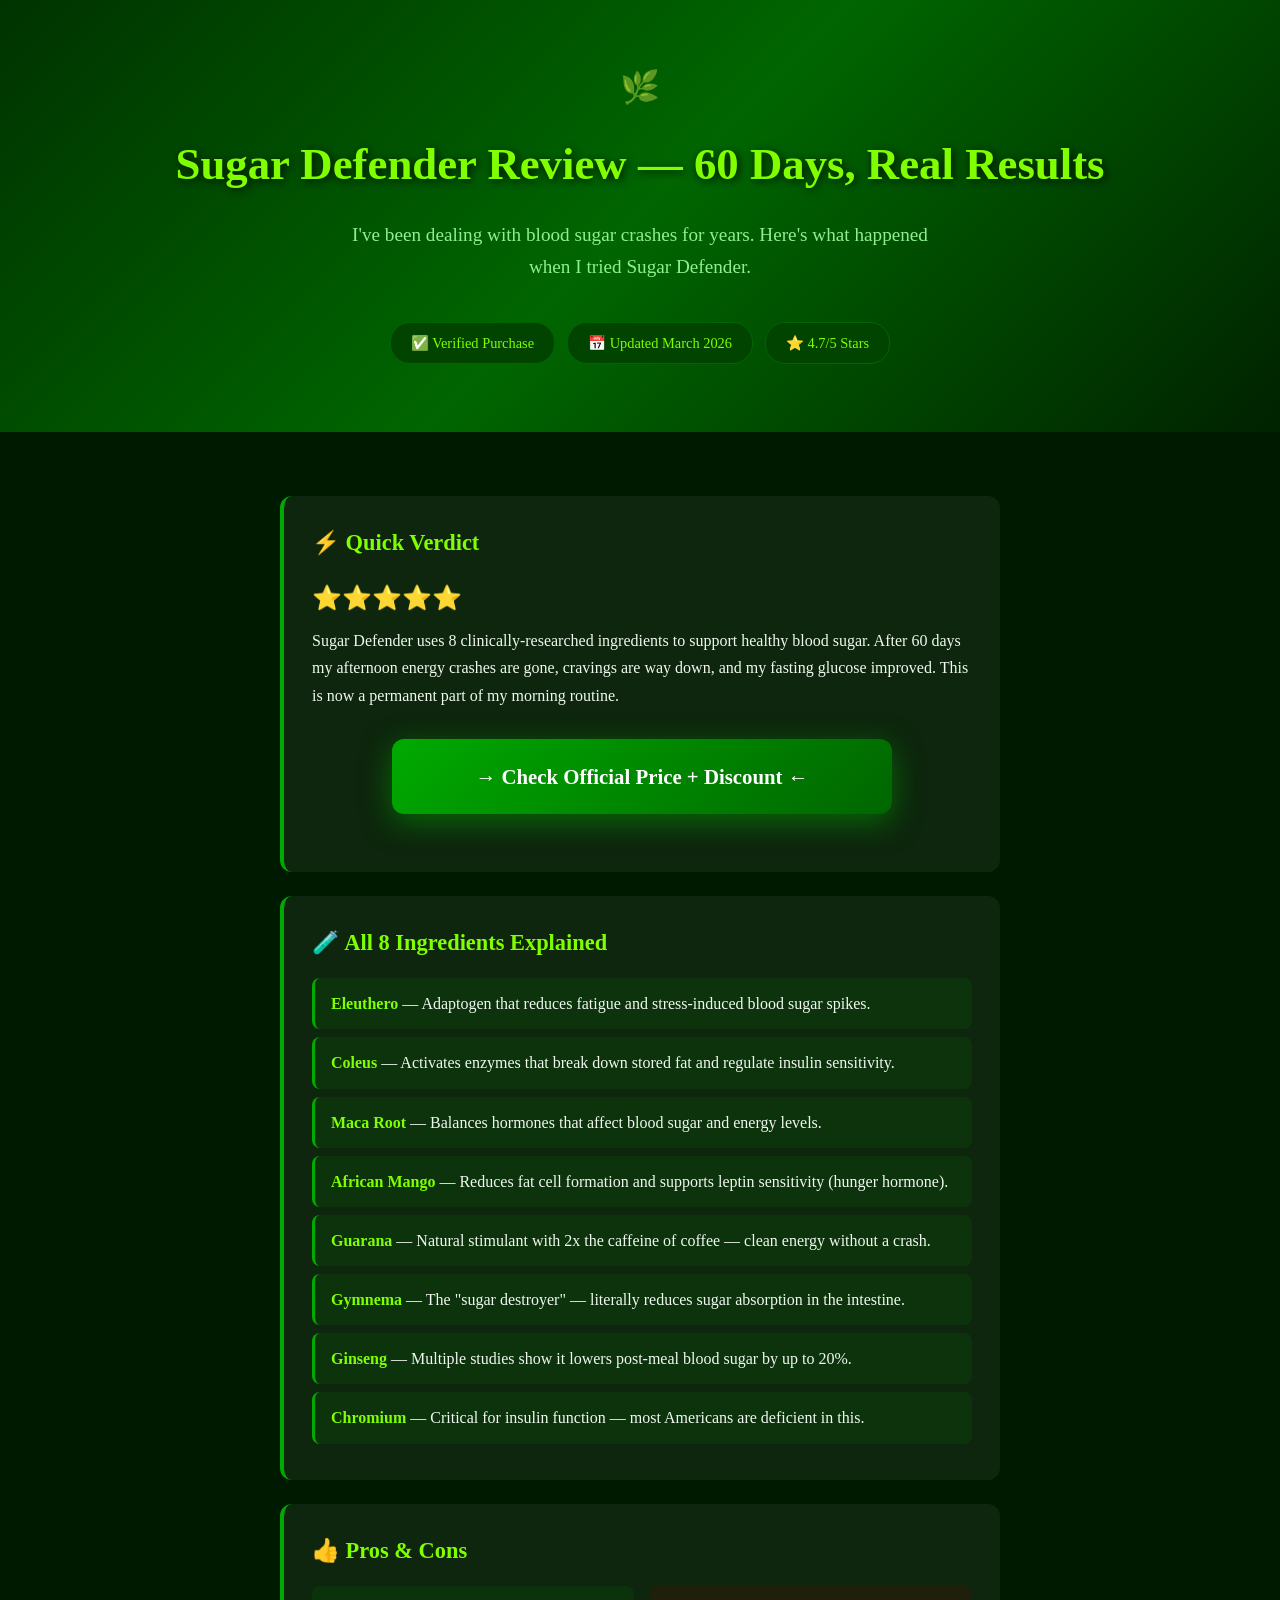
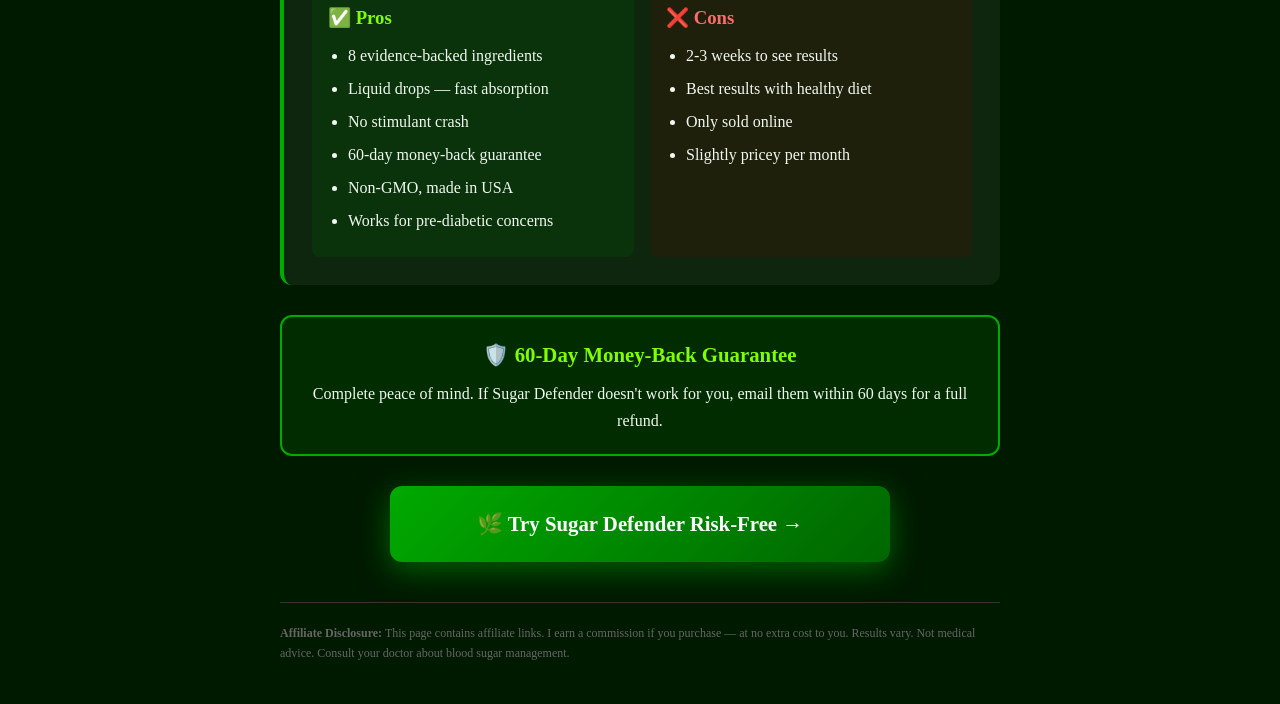
<file: reviews/sugardefender/index.html>
<!DOCTYPE html>
<html lang="en">

<head>
    <meta charset="UTF-8">
    <meta name="viewport" content="width=device-width, initial-scale=1.0">
    <title>Sugar Defender Review 2026 — Real Results After 60 Days</title>
    <meta name="description"
        content="Honest Sugar Defender review. Does it really support healthy blood sugar? My 60-day results, ingredient analysis, and what doctors say.">
    <style>
        * {
            margin: 0;
            padding: 0;
            box-sizing: border-box;
        }

        body {
            font-family: 'Georgia', serif;
            background: #001a00;
            color: #f0f8f0;
            line-height: 1.7;
        }

        .hero {
            background: linear-gradient(135deg, #003300 0%, #006600 50%, #002200 100%);
            padding: 60px 20px;
            text-align: center;
        }

        .hero h1 {
            font-size: clamp(1.8rem, 4vw, 2.8rem);
            color: #7FFF00;
            margin-bottom: 16px;
            text-shadow: 2px 2px 8px rgba(0, 0, 0, 0.8);
        }

        .hero .sub {
            font-size: 1.2rem;
            color: #90EE90;
            max-width: 600px;
            margin: 0 auto 30px;
        }

        .badge {
            display: inline-block;
            background: #004400;
            color: #7FFF00;
            border: 1px solid #006600;
            padding: 8px 20px;
            border-radius: 20px;
            font-size: 0.9rem;
            margin: 8px 4px;
        }

        .container {
            max-width: 760px;
            margin: 0 auto;
            padding: 40px 20px;
        }

        .cta-btn {
            display: block;
            background: linear-gradient(135deg, #00AA00, #006600);
            color: white;
            text-align: center;
            padding: 20px 40px;
            border-radius: 12px;
            font-size: 1.3rem;
            font-weight: bold;
            text-decoration: none;
            margin: 30px auto;
            max-width: 500px;
            box-shadow: 0 8px 30px rgba(0, 170, 0, 0.5);
            transition: transform .2s;
        }

        .cta-btn:hover {
            transform: translateY(-3px);
        }

        .guarantee {
            background: rgba(0, 200, 0, 0.1);
            border: 2px solid #00AA00;
            border-radius: 12px;
            padding: 20px;
            margin: 30px 0;
            text-align: center;
        }

        .guarantee .g-title {
            color: #7FFF00;
            font-size: 1.3rem;
            font-weight: bold;
            margin-bottom: 8px;
        }

        .section {
            background: rgba(255, 255, 255, 0.05);
            border-radius: 12px;
            padding: 28px;
            margin: 24px 0;
            border-left: 4px solid #00AA00;
        }

        .section h2 {
            color: #7FFF00;
            font-size: 1.4rem;
            margin-bottom: 16px;
        }

        .pros-cons {
            display: grid;
            grid-template-columns: 1fr 1fr;
            gap: 16px;
            margin-top: 16px;
        }

        .pros {
            background: rgba(0, 128, 0, 0.15);
            border-radius: 8px;
            padding: 16px;
        }

        .cons {
            background: rgba(128, 0, 0, 0.15);
            border-radius: 8px;
            padding: 16px;
        }

        .pros h3 {
            color: #7FFF00;
            margin-bottom: 8px;
        }

        .cons h3 {
            color: #ff6b6b;
            margin-bottom: 8px;
        }

        ul {
            padding-left: 20px;
        }

        li {
            margin: 6px 0;
        }

        .rating {
            font-size: 1.5rem;
            color: #FFD700;
            margin: 8px 0;
        }

        .ingredient {
            background: rgba(0, 200, 0, 0.08);
            border-radius: 8px;
            padding: 12px 16px;
            margin: 8px 0;
            border-left: 3px solid #00AA00;
        }

        .ingredient strong {
            color: #7FFF00;
        }

        .disclaimer {
            font-size: 0.75rem;
            color: #666;
            margin-top: 40px;
            padding-top: 20px;
            border-top: 1px solid #333;
        }

        @media(max-width:600px) {
            .pros-cons {
                grid-template-columns: 1fr;
            }
        }
    </style>
</head>

<body>
    <div class="hero">
        <div style="font-size:2rem;margin-bottom:12px">🌿</div>
        <h1>Sugar Defender Review — 60 Days, Real Results</h1>
        <div class="sub">I've been dealing with blood sugar crashes for years. Here's what happened when I tried Sugar
            Defender.</div>
        <span class="badge">✅ Verified Purchase</span>
        <span class="badge">📅 Updated March 2026</span>
        <span class="badge">⭐ 4.7/5 Stars</span>
    </div>

    <div class="container">

        <div class="section">
            <h2>⚡ Quick Verdict</h2>
            <div class="rating">⭐⭐⭐⭐⭐</div>
            <p>Sugar Defender uses 8 clinically-researched ingredients to support healthy blood sugar. After 60 days my
                afternoon energy crashes are gone, cravings are way down, and my fasting glucose improved. This is now a
                permanent part of my morning routine.</p>
            <a class="cta-btn" href="https://jspenda.sugardef.hop.clickbank.net" target="_blank">→ Check Official Price
                + Discount ←</a>
        </div>

        <div class="section">
            <h2>🧪 All 8 Ingredients Explained</h2>
            <div class="ingredient"><strong>Eleuthero</strong> — Adaptogen that reduces fatigue and stress-induced blood
                sugar spikes.</div>
            <div class="ingredient"><strong>Coleus</strong> — Activates enzymes that break down stored fat and regulate
                insulin sensitivity.</div>
            <div class="ingredient"><strong>Maca Root</strong> — Balances hormones that affect blood sugar and energy
                levels.</div>
            <div class="ingredient"><strong>African Mango</strong> — Reduces fat cell formation and supports leptin
                sensitivity (hunger hormone).</div>
            <div class="ingredient"><strong>Guarana</strong> — Natural stimulant with 2x the caffeine of coffee — clean
                energy without a crash.</div>
            <div class="ingredient"><strong>Gymnema</strong> — The "sugar destroyer" — literally reduces sugar
                absorption in the intestine.</div>
            <div class="ingredient"><strong>Ginseng</strong> — Multiple studies show it lowers post-meal blood sugar by
                up to 20%.</div>
            <div class="ingredient"><strong>Chromium</strong> — Critical for insulin function — most Americans are
                deficient in this.</div>
        </div>

        <div class="section">
            <h2>👍 Pros & Cons</h2>
            <div class="pros-cons">
                <div class="pros">
                    <h3>✅ Pros</h3>
                    <ul>
                        <li>8 evidence-backed ingredients</li>
                        <li>Liquid drops — fast absorption</li>
                        <li>No stimulant crash</li>
                        <li>60-day money-back guarantee</li>
                        <li>Non-GMO, made in USA</li>
                        <li>Works for pre-diabetic concerns</li>
                    </ul>
                </div>
                <div class="cons">
                    <h3>❌ Cons</h3>
                    <ul>
                        <li>2-3 weeks to see results</li>
                        <li>Best results with healthy diet</li>
                        <li>Only sold online</li>
                        <li>Slightly pricey per month</li>
                    </ul>
                </div>
            </div>
        </div>

        <div class="guarantee">
            <div class="g-title">🛡️ 60-Day Money-Back Guarantee</div>
            <p>Complete peace of mind. If Sugar Defender doesn't work for you, email them within 60 days for a full
                refund.</p>
        </div>

        <a class="cta-btn" href="https://jspenda.sugardef.hop.clickbank.net" target="_blank">🌿 Try Sugar Defender
            Risk-Free →</a>

        <div class="disclaimer">
            <p><strong>Affiliate Disclosure:</strong> This page contains affiliate links. I earn a commission if you
                purchase — at no extra cost to you. Results vary. Not medical advice. Consult your doctor about blood
                sugar management.</p>
        </div>
    </div>
</body>

</html>
</file>
